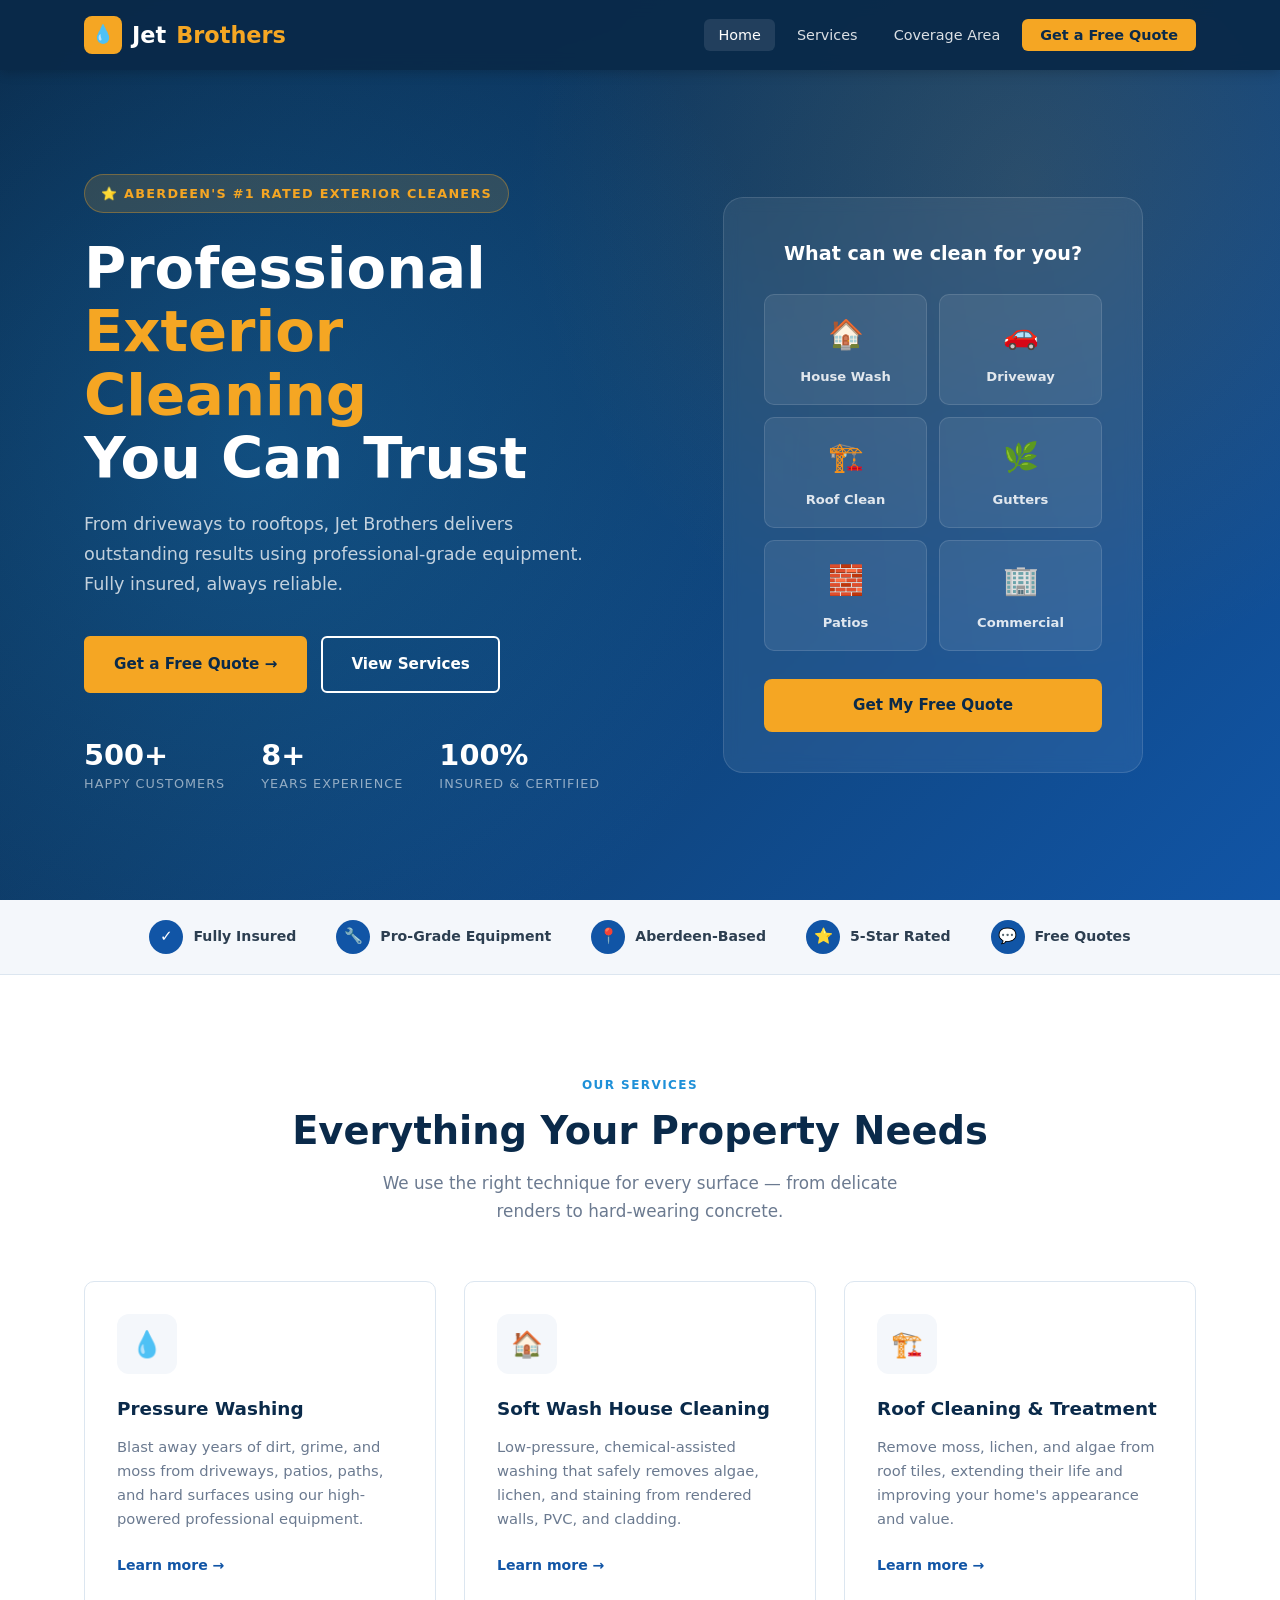
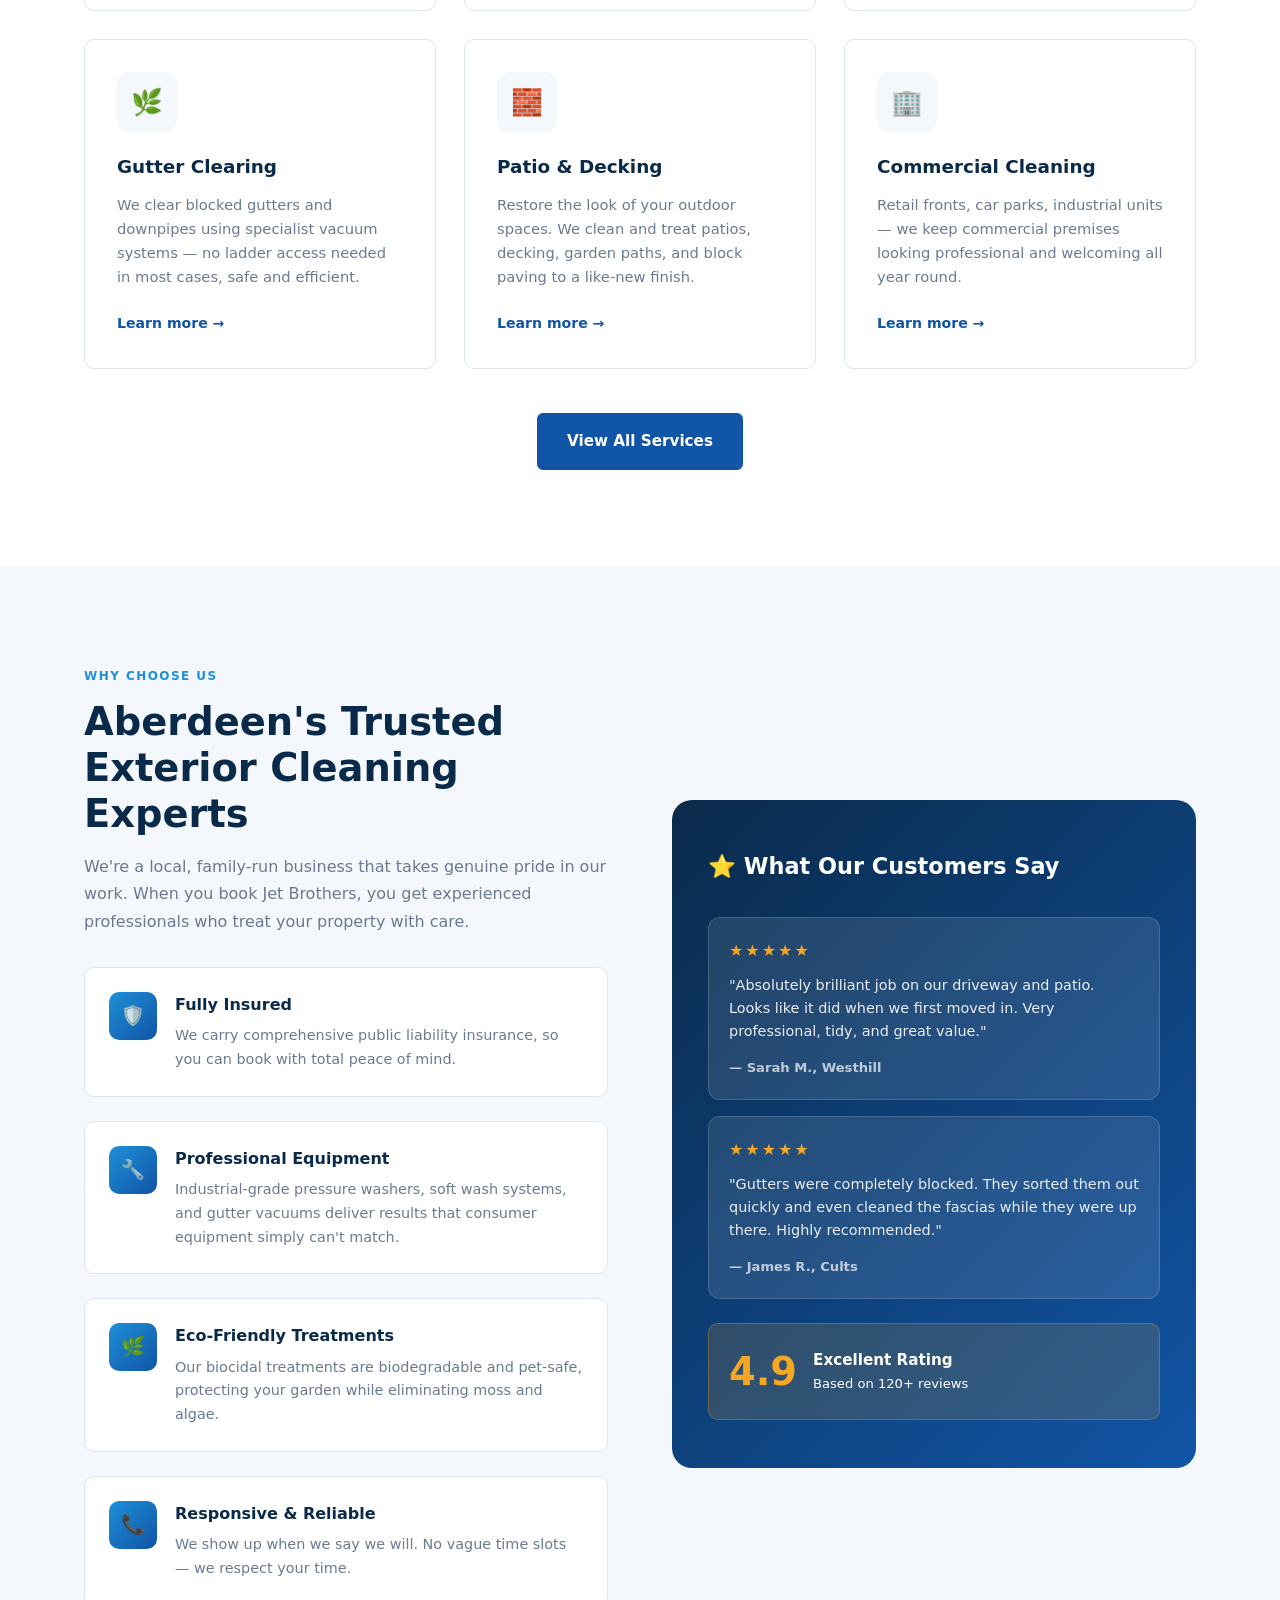
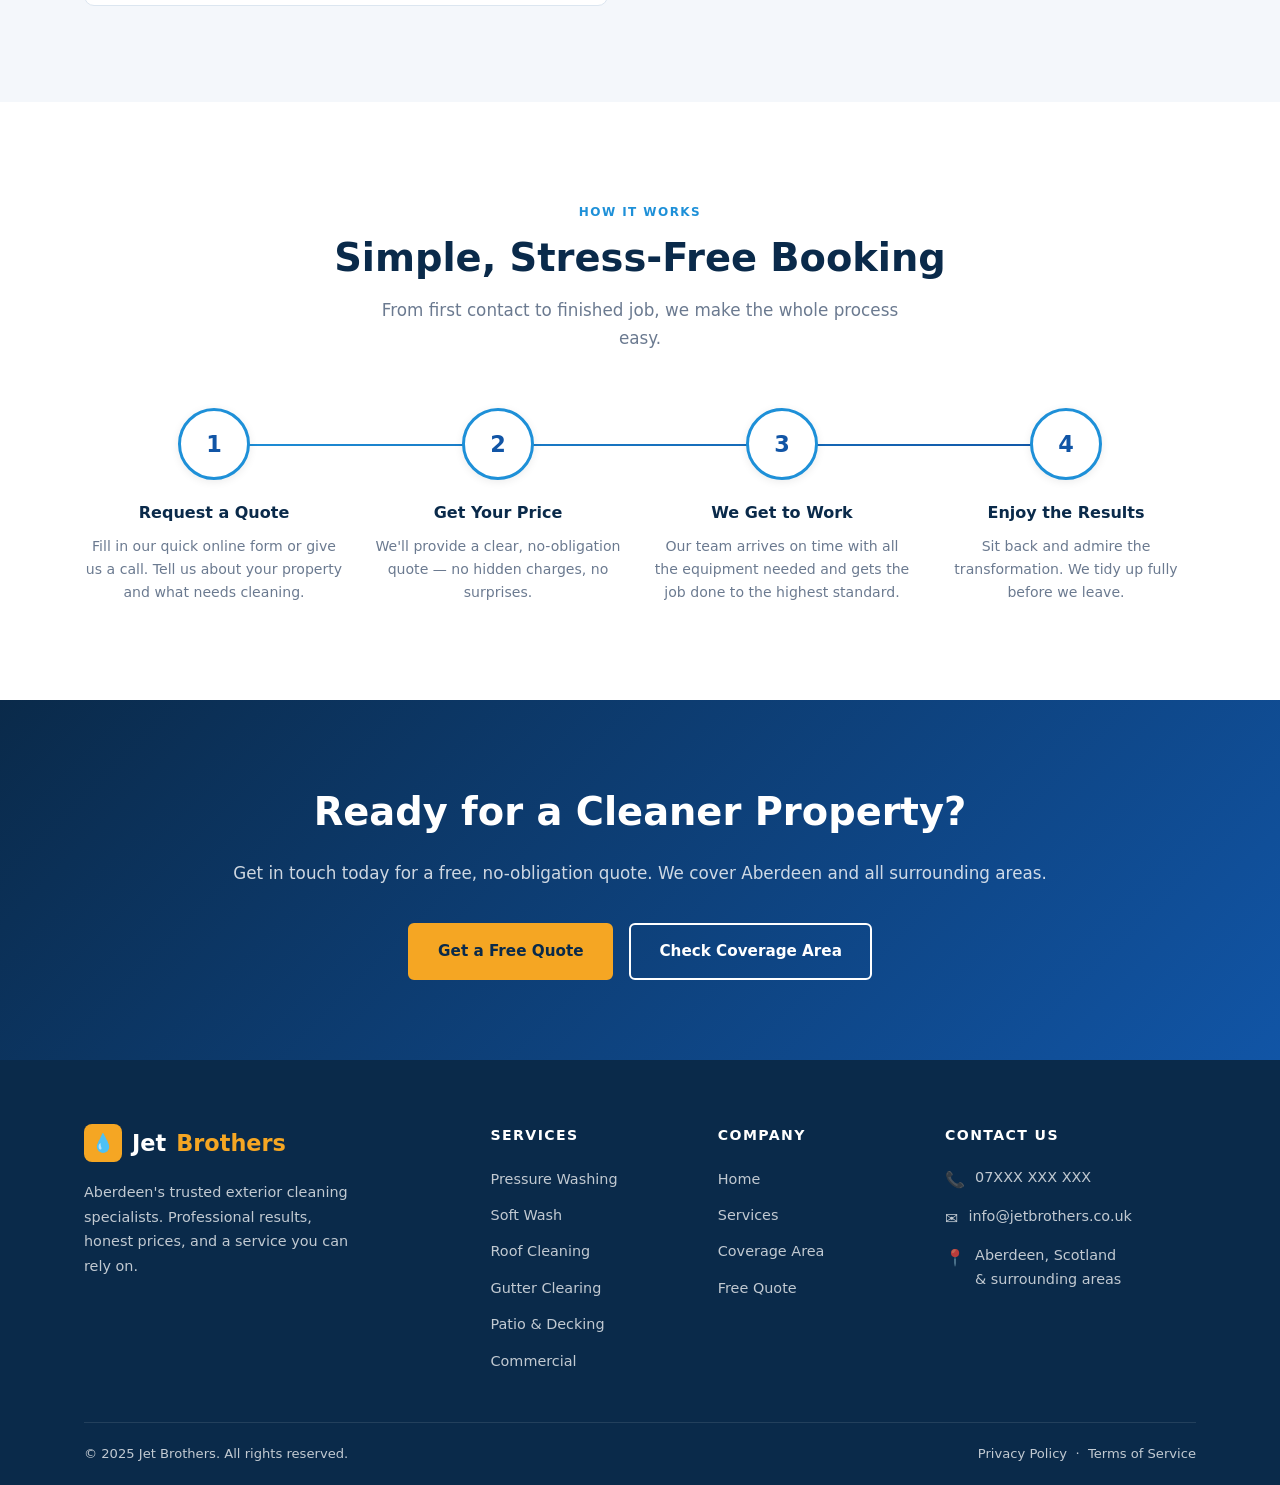
<file: index.html>
<!DOCTYPE html>
<html lang="en">
<head>
  <meta charset="UTF-8" />
  <meta name="viewport" content="width=device-width, initial-scale=1.0" />
  <title>Jet Brothers – Professional Exterior Cleaning | Aberdeen</title>
  <meta name="description" content="Aberdeen's trusted exterior cleaning specialists. Pressure washing, roof cleaning, gutter clearing, driveway cleaning and more. Fully insured. Free quotes." />
  <link rel="stylesheet" href="css/styles.css" />
</head>
<body>

  <!-- ===== Navigation ===== -->
  <nav class="navbar">
    <div class="container">
      <div class="nav-inner">
        <a href="index.html" class="logo">
          <div class="logo-icon">💧</div>
          Jet <span>Brothers</span>
        </a>
        <ul class="nav-links">
          <li><a href="index.html" class="active">Home</a></li>
          <li><a href="services.html">Services</a></li>
          <li><a href="coverage.html">Coverage Area</a></li>
          <li><a href="quote.html" class="nav-cta">Get a Free Quote</a></li>
        </ul>
        <button class="nav-toggle" aria-label="Toggle navigation" aria-expanded="false">
          <span></span><span></span><span></span>
        </button>
      </div>
    </div>
  </nav>

  <!-- ===== Hero ===== -->
  <section class="hero">
    <div class="container">
      <div class="hero-inner">
        <div class="hero-content">
          <div class="hero-badge">
            ⭐ Aberdeen's #1 Rated Exterior Cleaners
          </div>
          <h1 class="hero-title">
            Professional<br><em>Exterior Cleaning</em><br>You Can Trust
          </h1>
          <p class="hero-sub">
            From driveways to rooftops, Jet Brothers delivers outstanding results using professional-grade equipment. Fully insured, always reliable.
          </p>
          <div class="hero-actions">
            <a href="quote.html" class="btn btn-primary">Get a Free Quote →</a>
            <a href="services.html" class="btn btn-outline">View Services</a>
          </div>
          <div class="hero-stats">
            <div class="stat-item">
              <span class="stat-number">500+</span>
              <span class="stat-label">Happy Customers</span>
            </div>
            <div class="stat-item">
              <span class="stat-number">8+</span>
              <span class="stat-label">Years Experience</span>
            </div>
            <div class="stat-item">
              <span class="stat-number">100%</span>
              <span class="stat-label">Insured & Certified</span>
            </div>
          </div>
        </div>
        <div class="hero-visual">
          <div class="hero-card">
            <p class="hero-card-title">What can we clean for you?</p>
            <div class="service-chips">
              <div class="chip">
                <div class="chip-icon">🏠</div>
                <div class="chip-label">House Wash</div>
              </div>
              <div class="chip">
                <div class="chip-icon">🚗</div>
                <div class="chip-label">Driveway</div>
              </div>
              <div class="chip">
                <div class="chip-icon">🏗️</div>
                <div class="chip-label">Roof Clean</div>
              </div>
              <div class="chip">
                <div class="chip-icon">🌿</div>
                <div class="chip-label">Gutters</div>
              </div>
              <div class="chip">
                <div class="chip-icon">🧱</div>
                <div class="chip-label">Patios</div>
              </div>
              <div class="chip">
                <div class="chip-icon">🏢</div>
                <div class="chip-label">Commercial</div>
              </div>
            </div>
            <a href="quote.html" class="hero-card-cta">Get My Free Quote</a>
          </div>
        </div>
      </div>
    </div>
  </section>

  <!-- ===== Trust Bar ===== -->
  <div class="trust-bar">
    <div class="container">
      <div class="trust-inner">
        <div class="trust-item">
          <div class="trust-icon">✓</div>
          Fully Insured
        </div>
        <div class="trust-item">
          <div class="trust-icon">🔧</div>
          Pro-Grade Equipment
        </div>
        <div class="trust-item">
          <div class="trust-icon">📍</div>
          Aberdeen-Based
        </div>
        <div class="trust-item">
          <div class="trust-icon">⭐</div>
          5-Star Rated
        </div>
        <div class="trust-item">
          <div class="trust-icon">💬</div>
          Free Quotes
        </div>
      </div>
    </div>
  </div>

  <!-- ===== Services Overview ===== -->
  <section class="section">
    <div class="container">
      <div class="section-header center" data-reveal>
        <span class="section-tag">Our Services</span>
        <h2 class="section-title">Everything Your Property Needs</h2>
        <p class="section-sub">We use the right technique for every surface — from delicate renders to hard-wearing concrete.</p>
      </div>
      <div class="services-grid">
        <div class="service-card" data-reveal>
          <div class="service-icon">💧</div>
          <h3 class="service-name">Pressure Washing</h3>
          <p class="service-desc">Blast away years of dirt, grime, and moss from driveways, patios, paths, and hard surfaces using our high-powered professional equipment.</p>
          <a href="services.html#pressure" class="service-link">Learn more →</a>
        </div>
        <div class="service-card" data-reveal>
          <div class="service-icon">🏠</div>
          <h3 class="service-name">Soft Wash House Cleaning</h3>
          <p class="service-desc">Low-pressure, chemical-assisted washing that safely removes algae, lichen, and staining from rendered walls, PVC, and cladding.</p>
          <a href="services.html#softwash" class="service-link">Learn more →</a>
        </div>
        <div class="service-card" data-reveal>
          <div class="service-icon">🏗️</div>
          <h3 class="service-name">Roof Cleaning & Treatment</h3>
          <p class="service-desc">Remove moss, lichen, and algae from roof tiles, extending their life and improving your home's appearance and value.</p>
          <a href="services.html#roof" class="service-link">Learn more →</a>
        </div>
        <div class="service-card" data-reveal>
          <div class="service-icon">🌿</div>
          <h3 class="service-name">Gutter Clearing</h3>
          <p class="service-desc">We clear blocked gutters and downpipes using specialist vacuum systems — no ladder access needed in most cases, safe and efficient.</p>
          <a href="services.html#gutters" class="service-link">Learn more →</a>
        </div>
        <div class="service-card" data-reveal>
          <div class="service-icon">🧱</div>
          <h3 class="service-name">Patio & Decking</h3>
          <p class="service-desc">Restore the look of your outdoor spaces. We clean and treat patios, decking, garden paths, and block paving to a like-new finish.</p>
          <a href="services.html#patio" class="service-link">Learn more →</a>
        </div>
        <div class="service-card" data-reveal>
          <div class="service-icon">🏢</div>
          <h3 class="service-name">Commercial Cleaning</h3>
          <p class="service-desc">Retail fronts, car parks, industrial units — we keep commercial premises looking professional and welcoming all year round.</p>
          <a href="services.html#commercial" class="service-link">Learn more →</a>
        </div>
      </div>
      <div style="text-align:center;margin-top:44px">
        <a href="services.html" class="btn btn-blue">View All Services</a>
      </div>
    </div>
  </section>

  <!-- ===== Why Jet Brothers ===== -->
  <section class="section section-alt">
    <div class="container">
      <div class="why-grid">
        <div class="why-content">
          <span class="section-tag">Why Choose Us</span>
          <h2 class="section-title">Aberdeen's Trusted Exterior Cleaning Experts</h2>
          <p style="color:var(--text-light);margin-bottom:32px;line-height:1.7;">
            We're a local, family-run business that takes genuine pride in our work. When you book Jet Brothers, you get experienced professionals who treat your property with care.
          </p>
          <div class="why-list">
            <div class="why-item">
              <div class="why-item-icon">🛡️</div>
              <div class="why-item-body">
                <h3>Fully Insured</h3>
                <p>We carry comprehensive public liability insurance, so you can book with total peace of mind.</p>
              </div>
            </div>
            <div class="why-item">
              <div class="why-item-icon">🔧</div>
              <div class="why-item-body">
                <h3>Professional Equipment</h3>
                <p>Industrial-grade pressure washers, soft wash systems, and gutter vacuums deliver results that consumer equipment simply can't match.</p>
              </div>
            </div>
            <div class="why-item">
              <div class="why-item-icon">🌿</div>
              <div class="why-item-body">
                <h3>Eco-Friendly Treatments</h3>
                <p>Our biocidal treatments are biodegradable and pet-safe, protecting your garden while eliminating moss and algae.</p>
              </div>
            </div>
            <div class="why-item">
              <div class="why-item-icon">📞</div>
              <div class="why-item-body">
                <h3>Responsive & Reliable</h3>
                <p>We show up when we say we will. No vague time slots — we respect your time.</p>
              </div>
            </div>
          </div>
        </div>
        <div class="why-visual">
          <div class="why-visual-title">⭐ What Our Customers Say</div>
          <div class="review-card">
            <div class="review-stars">★★★★★</div>
            <p class="review-text">"Absolutely brilliant job on our driveway and patio. Looks like it did when we first moved in. Very professional, tidy, and great value."</p>
            <div class="review-author">— Sarah M., Westhill</div>
          </div>
          <div class="review-card">
            <div class="review-stars">★★★★★</div>
            <p class="review-text">"Gutters were completely blocked. They sorted them out quickly and even cleaned the fascias while they were up there. Highly recommended."</p>
            <div class="review-author">— James R., Cults</div>
          </div>
          <div class="review-summary">
            <div class="review-score">4.9</div>
            <div class="review-meta">
              <span>Excellent Rating</span>
              <span>Based on 120+ reviews</span>
            </div>
          </div>
        </div>
      </div>
    </div>
  </section>

  <!-- ===== How It Works ===== -->
  <section class="section">
    <div class="container">
      <div class="section-header center" data-reveal>
        <span class="section-tag">How It Works</span>
        <h2 class="section-title">Simple, Stress-Free Booking</h2>
        <p class="section-sub">From first contact to finished job, we make the whole process easy.</p>
      </div>
      <div class="process-steps">
        <div class="process-step" data-reveal>
          <div class="step-number">1</div>
          <h3 class="step-title">Request a Quote</h3>
          <p class="step-desc">Fill in our quick online form or give us a call. Tell us about your property and what needs cleaning.</p>
        </div>
        <div class="process-step" data-reveal>
          <div class="step-number">2</div>
          <h3 class="step-title">Get Your Price</h3>
          <p class="step-desc">We'll provide a clear, no-obligation quote — no hidden charges, no surprises.</p>
        </div>
        <div class="process-step" data-reveal>
          <div class="step-number">3</div>
          <h3 class="step-title">We Get to Work</h3>
          <p class="step-desc">Our team arrives on time with all the equipment needed and gets the job done to the highest standard.</p>
        </div>
        <div class="process-step" data-reveal>
          <div class="step-number">4</div>
          <h3 class="step-title">Enjoy the Results</h3>
          <p class="step-desc">Sit back and admire the transformation. We tidy up fully before we leave.</p>
        </div>
      </div>
    </div>
  </section>

  <!-- ===== CTA Banner ===== -->
  <section class="cta-banner">
    <div class="container">
      <h2>Ready for a Cleaner Property?</h2>
      <p>Get in touch today for a free, no-obligation quote. We cover Aberdeen and all surrounding areas.</p>
      <div class="cta-actions">
        <a href="quote.html" class="btn btn-primary">Get a Free Quote</a>
        <a href="coverage.html" class="btn btn-outline">Check Coverage Area</a>
      </div>
    </div>
  </section>

  <!-- ===== Footer ===== -->
  <footer class="footer">
    <div class="container">
      <div class="footer-grid">
        <div class="footer-brand">
          <a href="index.html" class="logo">
            <div class="logo-icon">💧</div>
            Jet <span>Brothers</span>
          </a>
          <p>Aberdeen's trusted exterior cleaning specialists. Professional results, honest prices, and a service you can rely on.</p>
        </div>
        <div>
          <p class="footer-col-title">Services</p>
          <ul class="footer-links">
            <li><a href="services.html#pressure">Pressure Washing</a></li>
            <li><a href="services.html#softwash">Soft Wash</a></li>
            <li><a href="services.html#roof">Roof Cleaning</a></li>
            <li><a href="services.html#gutters">Gutter Clearing</a></li>
            <li><a href="services.html#patio">Patio & Decking</a></li>
            <li><a href="services.html#commercial">Commercial</a></li>
          </ul>
        </div>
        <div>
          <p class="footer-col-title">Company</p>
          <ul class="footer-links">
            <li><a href="index.html">Home</a></li>
            <li><a href="services.html">Services</a></li>
            <li><a href="coverage.html">Coverage Area</a></li>
            <li><a href="quote.html">Free Quote</a></li>
          </ul>
        </div>
        <div>
          <p class="footer-col-title">Contact Us</p>
          <div class="footer-contact">
            <div class="footer-contact-item">
              <span>📞</span>
              <span>07XXX XXX XXX</span>
            </div>
            <div class="footer-contact-item">
              <span>✉️</span>
              <span>info@jetbrothers.co.uk</span>
            </div>
            <div class="footer-contact-item">
              <span>📍</span>
              <span>Aberdeen, Scotland<br>& surrounding areas</span>
            </div>
          </div>
        </div>
      </div>
      <div class="footer-bottom">
        <span>© 2025 Jet Brothers. All rights reserved.</span>
        <span>
          <a href="#">Privacy Policy</a> &nbsp;·&nbsp;
          <a href="#">Terms of Service</a>
        </span>
      </div>
    </div>
  </footer>

  <script src="js/main.js"></script>
</body>
</html>
</file>
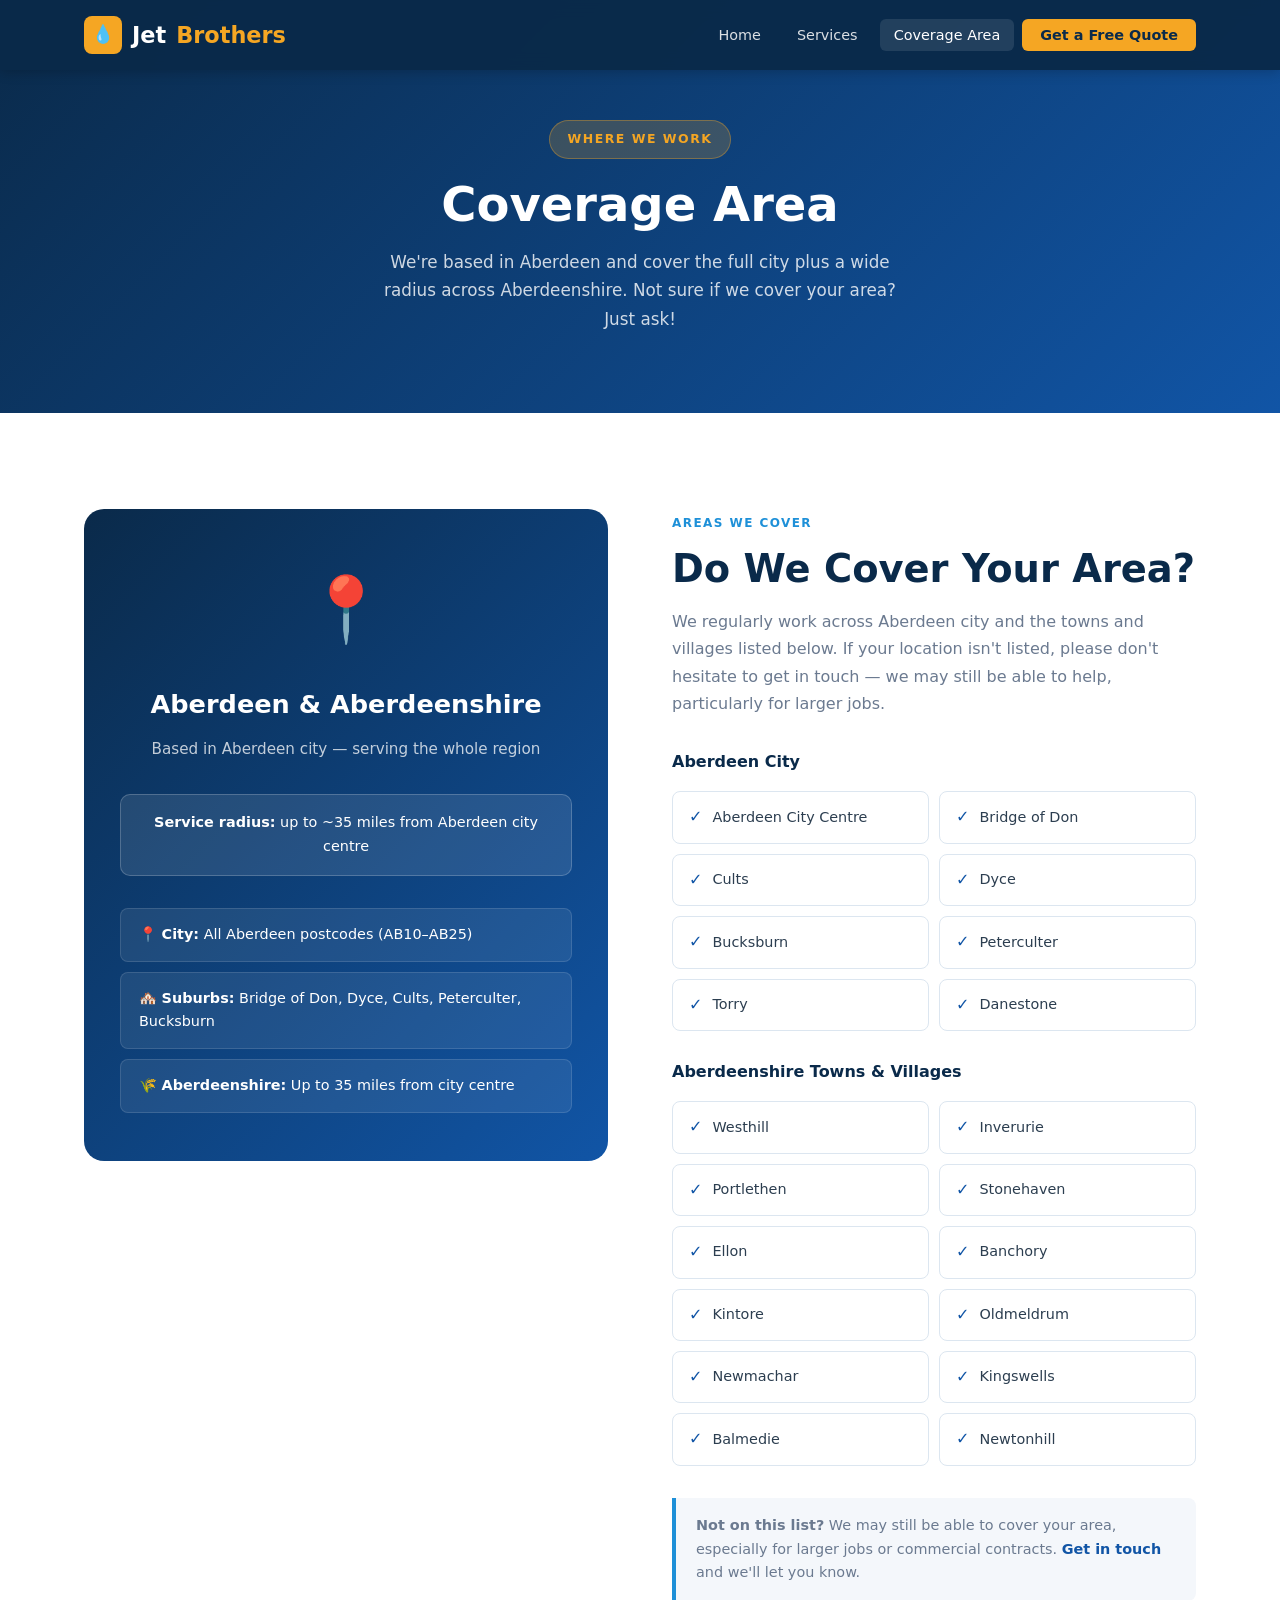
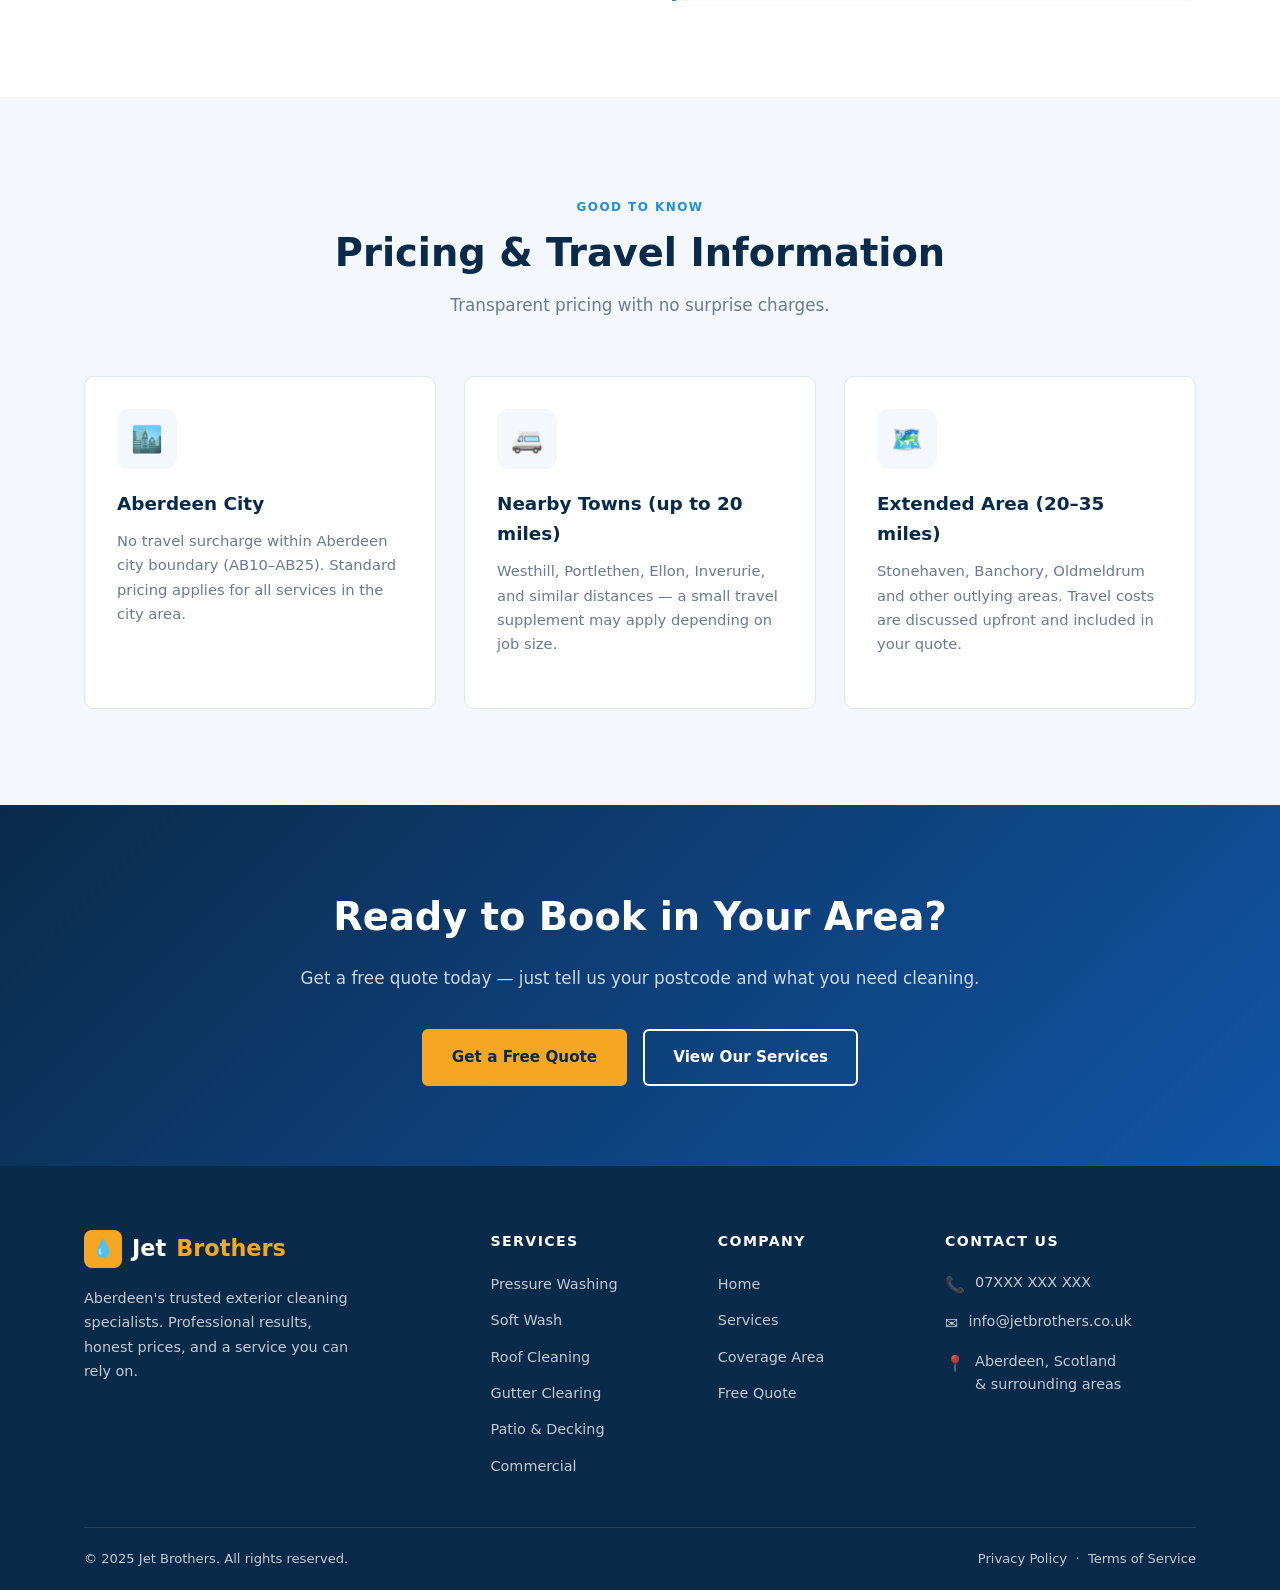
<file: coverage.html>
<!DOCTYPE html>
<html lang="en">
<head>
  <meta charset="UTF-8" />
  <meta name="viewport" content="width=device-width, initial-scale=1.0" />
  <title>Coverage Area – Jet Brothers | Aberdeen & Aberdeenshire</title>
  <meta name="description" content="Jet Brothers covers Aberdeen city and Aberdeenshire including Westhill, Inverurie, Portlethen, Stonehaven, Ellon, Banchory and more. Check if we cover your area." />
  <link rel="stylesheet" href="css/styles.css" />
</head>
<body>

  <!-- ===== Navigation ===== -->
  <nav class="navbar">
    <div class="container">
      <div class="nav-inner">
        <a href="index.html" class="logo">
          <div class="logo-icon">💧</div>
          Jet <span>Brothers</span>
        </a>
        <ul class="nav-links">
          <li><a href="index.html">Home</a></li>
          <li><a href="services.html">Services</a></li>
          <li><a href="coverage.html" class="active">Coverage Area</a></li>
          <li><a href="quote.html" class="nav-cta">Get a Free Quote</a></li>
        </ul>
        <button class="nav-toggle" aria-label="Toggle navigation" aria-expanded="false">
          <span></span><span></span><span></span>
        </button>
      </div>
    </div>
  </nav>

  <!-- ===== Page Hero ===== -->
  <section class="page-hero">
    <div class="container">
      <span class="page-hero-tag">Where We Work</span>
      <h1 class="page-hero-title">Coverage Area</h1>
      <p class="page-hero-sub">We're based in Aberdeen and cover the full city plus a wide radius across Aberdeenshire. Not sure if we cover your area? Just ask!</p>
    </div>
  </section>

  <!-- ===== Coverage Main ===== -->
  <section class="section">
    <div class="container">
      <div class="coverage-content">

        <div class="coverage-map" data-reveal>
          <div class="map-icon">📍</div>
          <h2 class="map-title">Aberdeen & Aberdeenshire</h2>
          <p class="map-sub">Based in Aberdeen city — serving the whole region</p>
          <div class="coverage-radius">
            <strong>Service radius:</strong> up to ~35 miles from Aberdeen city centre
          </div>
          <div style="margin-top:32px;display:flex;flex-direction:column;gap:10px;width:100%;text-align:left;">
            <div style="background:rgba(255,255,255,.08);border:1px solid rgba(255,255,255,.12);border-radius:8px;padding:14px 18px;font-size:.9rem;">
              📍 <strong>City:</strong> All Aberdeen postcodes (AB10–AB25)
            </div>
            <div style="background:rgba(255,255,255,.08);border:1px solid rgba(255,255,255,.12);border-radius:8px;padding:14px 18px;font-size:.9rem;">
              🏘️ <strong>Suburbs:</strong> Bridge of Don, Dyce, Cults, Peterculter, Bucksburn
            </div>
            <div style="background:rgba(255,255,255,.08);border:1px solid rgba(255,255,255,.12);border-radius:8px;padding:14px 18px;font-size:.9rem;">
              🌾 <strong>Aberdeenshire:</strong> Up to 35 miles from city centre
            </div>
          </div>
        </div>

        <div class="coverage-areas">
          <span class="section-tag">Areas We Cover</span>
          <h2 class="section-title">Do We Cover Your Area?</h2>
          <p class="coverage-intro">
            We regularly work across Aberdeen city and the towns and villages listed below. If your location isn't listed, please don't hesitate to get in touch — we may still be able to help, particularly for larger jobs.
          </p>

          <h3 style="font-size:1rem;font-weight:700;color:var(--blue-dark);margin-bottom:16px;">Aberdeen City</h3>
          <div class="area-list" style="margin-bottom:28px;">
            <div class="area-item"><span class="area-check">✓</span> Aberdeen City Centre</div>
            <div class="area-item"><span class="area-check">✓</span> Bridge of Don</div>
            <div class="area-item"><span class="area-check">✓</span> Cults</div>
            <div class="area-item"><span class="area-check">✓</span> Dyce</div>
            <div class="area-item"><span class="area-check">✓</span> Bucksburn</div>
            <div class="area-item"><span class="area-check">✓</span> Peterculter</div>
            <div class="area-item"><span class="area-check">✓</span> Torry</div>
            <div class="area-item"><span class="area-check">✓</span> Danestone</div>
          </div>

          <h3 style="font-size:1rem;font-weight:700;color:var(--blue-dark);margin-bottom:16px;">Aberdeenshire Towns & Villages</h3>
          <div class="area-list">
            <div class="area-item"><span class="area-check">✓</span> Westhill</div>
            <div class="area-item"><span class="area-check">✓</span> Inverurie</div>
            <div class="area-item"><span class="area-check">✓</span> Portlethen</div>
            <div class="area-item"><span class="area-check">✓</span> Stonehaven</div>
            <div class="area-item"><span class="area-check">✓</span> Ellon</div>
            <div class="area-item"><span class="area-check">✓</span> Banchory</div>
            <div class="area-item"><span class="area-check">✓</span> Kintore</div>
            <div class="area-item"><span class="area-check">✓</span> Oldmeldrum</div>
            <div class="area-item"><span class="area-check">✓</span> Newmachar</div>
            <div class="area-item"><span class="area-check">✓</span> Kingswells</div>
            <div class="area-item"><span class="area-check">✓</span> Balmedie</div>
            <div class="area-item"><span class="area-check">✓</span> Newtonhill</div>
          </div>

          <div class="coverage-note" style="margin-top:24px;">
            <strong>Not on this list?</strong> We may still be able to cover your area, especially for larger jobs or commercial contracts. <a href="quote.html" style="color:var(--blue-mid);font-weight:600;">Get in touch</a> and we'll let you know.
          </div>
        </div>

      </div>
    </div>
  </section>

  <!-- ===== Travel Info ===== -->
  <section class="section section-alt">
    <div class="container">
      <div class="section-header center">
        <span class="section-tag">Good to Know</span>
        <h2 class="section-title">Pricing & Travel Information</h2>
        <p class="section-sub">Transparent pricing with no surprise charges.</p>
      </div>
      <div class="services-grid">
        <div class="service-card">
          <div class="service-icon">🏙️</div>
          <h3 class="service-name">Aberdeen City</h3>
          <p class="service-desc">No travel surcharge within Aberdeen city boundary (AB10–AB25). Standard pricing applies for all services in the city area.</p>
        </div>
        <div class="service-card">
          <div class="service-icon">🚐</div>
          <h3 class="service-name">Nearby Towns (up to 20 miles)</h3>
          <p class="service-desc">Westhill, Portlethen, Ellon, Inverurie, and similar distances — a small travel supplement may apply depending on job size.</p>
        </div>
        <div class="service-card">
          <div class="service-icon">🗺️</div>
          <h3 class="service-name">Extended Area (20–35 miles)</h3>
          <p class="service-desc">Stonehaven, Banchory, Oldmeldrum and other outlying areas. Travel costs are discussed upfront and included in your quote.</p>
        </div>
      </div>
    </div>
  </section>

  <!-- ===== CTA ===== -->
  <section class="cta-banner">
    <div class="container">
      <h2>Ready to Book in Your Area?</h2>
      <p>Get a free quote today — just tell us your postcode and what you need cleaning.</p>
      <div class="cta-actions">
        <a href="quote.html" class="btn btn-primary">Get a Free Quote</a>
        <a href="services.html" class="btn btn-outline">View Our Services</a>
      </div>
    </div>
  </section>

  <!-- ===== Footer ===== -->
  <footer class="footer">
    <div class="container">
      <div class="footer-grid">
        <div class="footer-brand">
          <a href="index.html" class="logo">
            <div class="logo-icon">💧</div>
            Jet <span>Brothers</span>
          </a>
          <p>Aberdeen's trusted exterior cleaning specialists. Professional results, honest prices, and a service you can rely on.</p>
        </div>
        <div>
          <p class="footer-col-title">Services</p>
          <ul class="footer-links">
            <li><a href="services.html#pressure">Pressure Washing</a></li>
            <li><a href="services.html#softwash">Soft Wash</a></li>
            <li><a href="services.html#roof">Roof Cleaning</a></li>
            <li><a href="services.html#gutters">Gutter Clearing</a></li>
            <li><a href="services.html#patio">Patio & Decking</a></li>
            <li><a href="services.html#commercial">Commercial</a></li>
          </ul>
        </div>
        <div>
          <p class="footer-col-title">Company</p>
          <ul class="footer-links">
            <li><a href="index.html">Home</a></li>
            <li><a href="services.html">Services</a></li>
            <li><a href="coverage.html">Coverage Area</a></li>
            <li><a href="quote.html">Free Quote</a></li>
          </ul>
        </div>
        <div>
          <p class="footer-col-title">Contact Us</p>
          <div class="footer-contact">
            <div class="footer-contact-item">
              <span>📞</span>
              <span>07XXX XXX XXX</span>
            </div>
            <div class="footer-contact-item">
              <span>✉️</span>
              <span>info@jetbrothers.co.uk</span>
            </div>
            <div class="footer-contact-item">
              <span>📍</span>
              <span>Aberdeen, Scotland<br>& surrounding areas</span>
            </div>
          </div>
        </div>
      </div>
      <div class="footer-bottom">
        <span>© 2025 Jet Brothers. All rights reserved.</span>
        <span>
          <a href="#">Privacy Policy</a> &nbsp;·&nbsp;
          <a href="#">Terms of Service</a>
        </span>
      </div>
    </div>
  </footer>

  <script src="js/main.js"></script>
</body>
</html>
</file>
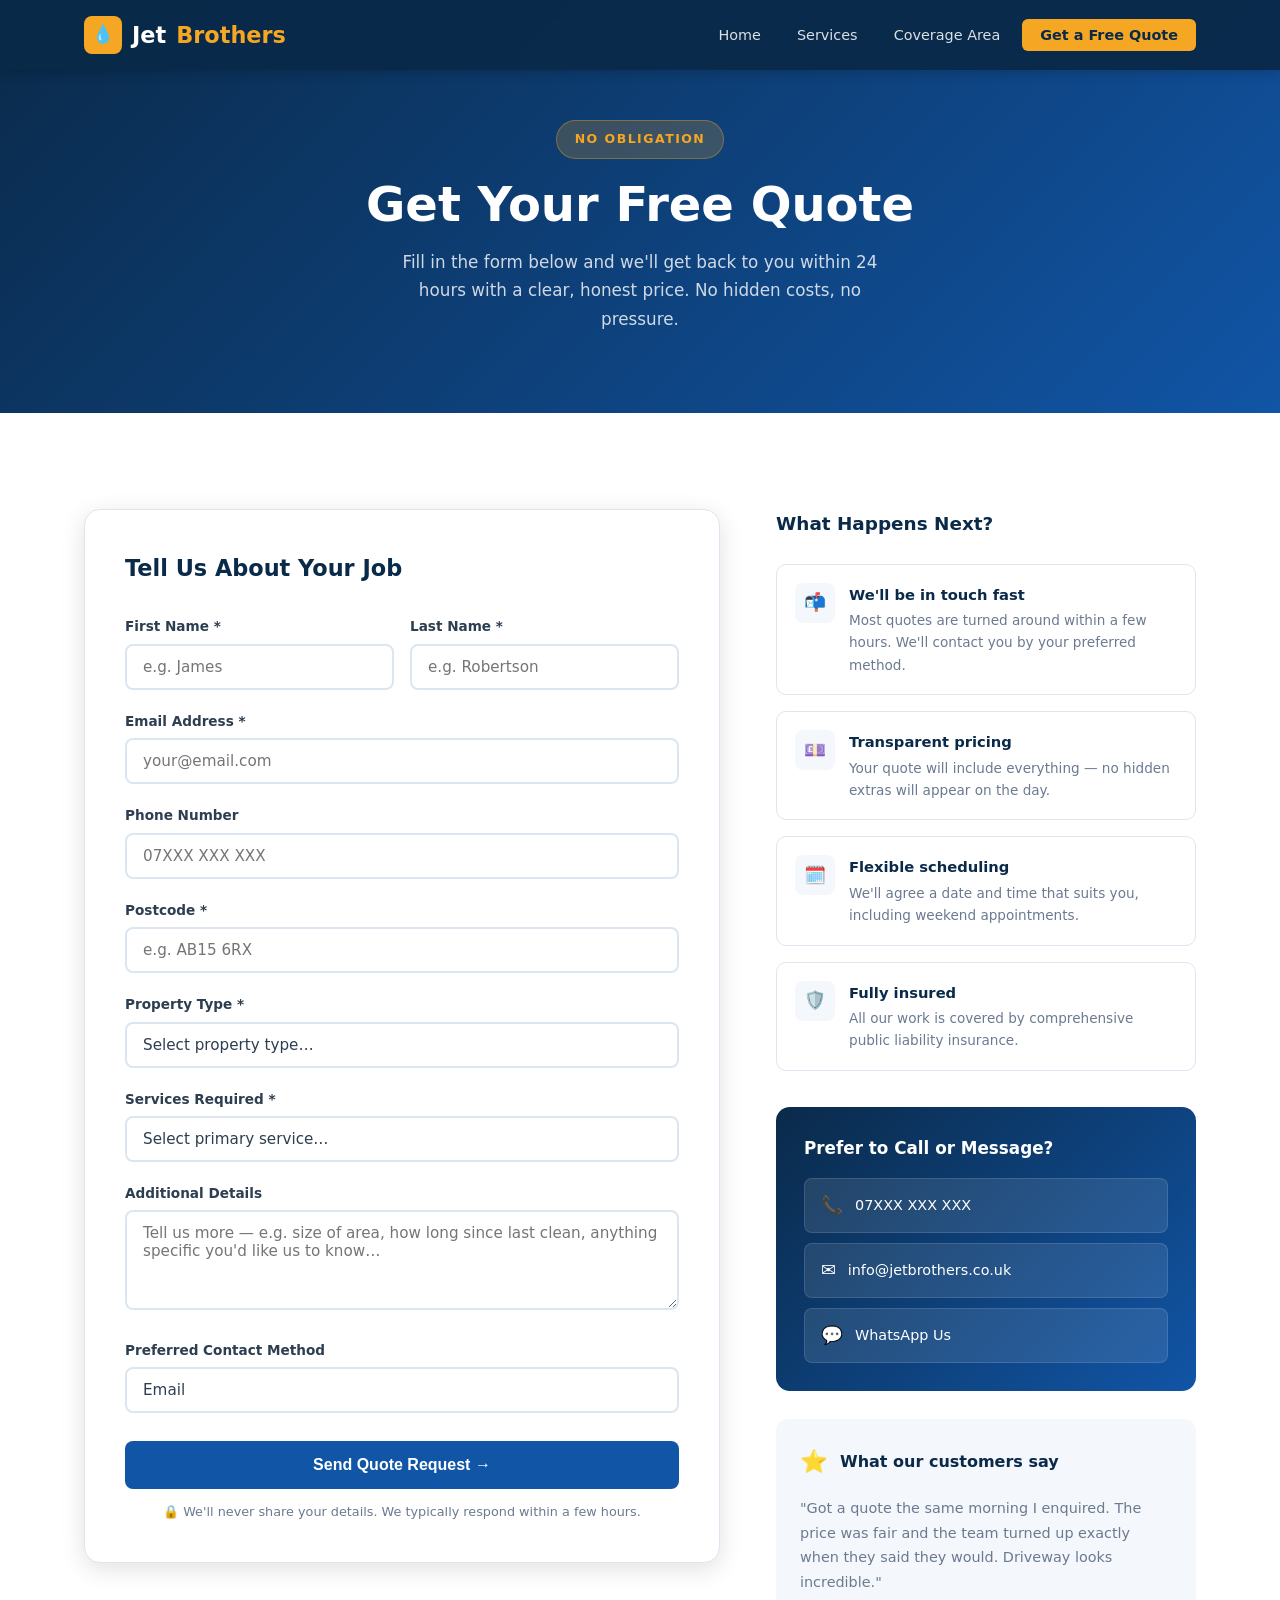
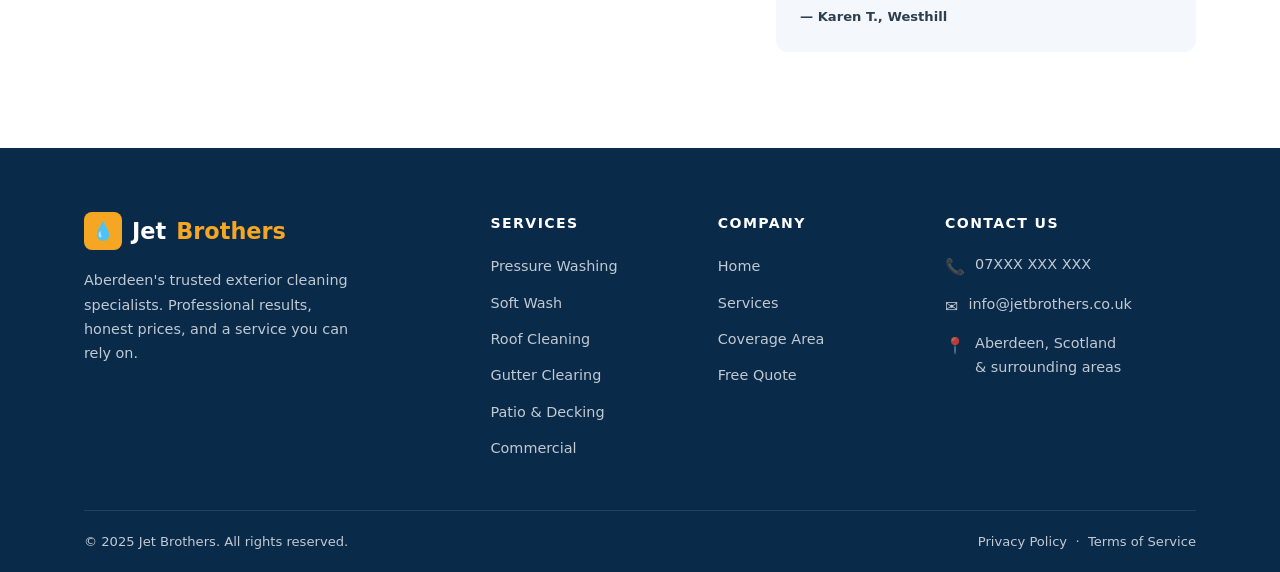
<file: quote.html>
<!DOCTYPE html>
<html lang="en">
<head>
  <meta charset="UTF-8" />
  <meta name="viewport" content="width=device-width, initial-scale=1.0" />
  <title>Free Quote – Jet Brothers | Aberdeen Exterior Cleaning</title>
  <meta name="description" content="Request a free, no-obligation quote from Jet Brothers. Tell us about your property and we'll get back to you quickly with a clear, honest price." />
  <link rel="stylesheet" href="css/styles.css" />
</head>
<body>

  <!-- ===== Navigation ===== -->
  <nav class="navbar">
    <div class="container">
      <div class="nav-inner">
        <a href="index.html" class="logo">
          <div class="logo-icon">💧</div>
          Jet <span>Brothers</span>
        </a>
        <ul class="nav-links">
          <li><a href="index.html">Home</a></li>
          <li><a href="services.html">Services</a></li>
          <li><a href="coverage.html">Coverage Area</a></li>
          <li><a href="quote.html" class="nav-cta active">Get a Free Quote</a></li>
        </ul>
        <button class="nav-toggle" aria-label="Toggle navigation" aria-expanded="false">
          <span></span><span></span><span></span>
        </button>
      </div>
    </div>
  </nav>

  <!-- ===== Page Hero ===== -->
  <section class="page-hero">
    <div class="container">
      <span class="page-hero-tag">No Obligation</span>
      <h1 class="page-hero-title">Get Your Free Quote</h1>
      <p class="page-hero-sub">Fill in the form below and we'll get back to you within 24 hours with a clear, honest price. No hidden costs, no pressure.</p>
    </div>
  </section>

  <!-- ===== Quote Form Section ===== -->
  <section class="section">
    <div class="container">
      <div class="quote-layout">

        <!-- Form -->
        <div>
          <div class="quote-form-card">
            <h2 class="form-title">Tell Us About Your Job</h2>

            <form id="quoteForm" novalidate>

              <div class="form-row">
                <div class="form-group">
                  <label for="firstName">First Name *</label>
                  <input type="text" id="firstName" name="firstName" placeholder="e.g. James" required />
                </div>
                <div class="form-group">
                  <label for="lastName">Last Name *</label>
                  <input type="text" id="lastName" name="lastName" placeholder="e.g. Robertson" required />
                </div>
              </div>

              <div class="form-group">
                <label for="email">Email Address *</label>
                <input type="email" id="email" name="email" placeholder="your@email.com" required />
              </div>

              <div class="form-group">
                <label for="phone">Phone Number</label>
                <input type="tel" id="phone" name="phone" placeholder="07XXX XXX XXX" />
              </div>

              <div class="form-group">
                <label for="postcode">Postcode *</label>
                <input type="text" id="postcode" name="postcode" placeholder="e.g. AB15 6RX" required />
              </div>

              <div class="form-group">
                <label for="propertyType">Property Type *</label>
                <select id="propertyType" name="propertyType" required>
                  <option value="" disabled selected>Select property type…</option>
                  <option value="terrace">Terraced House</option>
                  <option value="semi">Semi-Detached House</option>
                  <option value="detached">Detached House</option>
                  <option value="flat">Flat / Apartment</option>
                  <option value="bungalow">Bungalow</option>
                  <option value="commercial">Commercial Property</option>
                  <option value="other">Other</option>
                </select>
              </div>

              <div class="form-group">
                <label for="services">Services Required *</label>
                <select id="services" name="services" required>
                  <option value="" disabled selected>Select primary service…</option>
                  <option value="pressure">Pressure Washing (Driveway / Patio)</option>
                  <option value="softwash">Soft Wash House Cleaning</option>
                  <option value="roof">Roof Cleaning & Treatment</option>
                  <option value="gutters">Gutter Clearing</option>
                  <option value="patio">Patio / Decking Clean</option>
                  <option value="commercial">Commercial Cleaning</option>
                  <option value="multiple">Multiple Services</option>
                </select>
              </div>

              <div class="form-group">
                <label for="details">Additional Details</label>
                <textarea id="details" name="details" placeholder="Tell us more — e.g. size of area, how long since last clean, anything specific you'd like us to know…" rows="4"></textarea>
              </div>

              <div class="form-group">
                <label for="preferredContact">Preferred Contact Method</label>
                <select id="preferredContact" name="preferredContact">
                  <option value="email">Email</option>
                  <option value="phone">Phone Call</option>
                  <option value="text">Text Message</option>
                </select>
              </div>

              <button type="submit" class="form-submit">Send Quote Request →</button>
              <p class="form-note">🔒 We'll never share your details. We typically respond within a few hours.</p>

            </form>

            <!-- Success State -->
            <div id="formSuccess" class="form-success">
              <div class="success-icon">✅</div>
              <h3 class="success-title">Quote Request Sent!</h3>
              <p class="success-msg">Thanks for getting in touch. We'll review your details and get back to you within 24 hours with a clear, no-obligation quote.</p>
              <div style="margin-top:24px">
                <a href="index.html" class="btn btn-blue">Back to Homepage</a>
              </div>
            </div>

          </div>
        </div>

        <!-- Sidebar info -->
        <div class="quote-info">
          <h3 class="quote-info-title">What Happens Next?</h3>
          <div class="info-items">
            <div class="info-item">
              <div class="info-icon">📬</div>
              <div class="info-text">
                <h4>We'll be in touch fast</h4>
                <p>Most quotes are turned around within a few hours. We'll contact you by your preferred method.</p>
              </div>
            </div>
            <div class="info-item">
              <div class="info-icon">💷</div>
              <div class="info-text">
                <h4>Transparent pricing</h4>
                <p>Your quote will include everything — no hidden extras will appear on the day.</p>
              </div>
            </div>
            <div class="info-item">
              <div class="info-icon">🗓️</div>
              <div class="info-text">
                <h4>Flexible scheduling</h4>
                <p>We'll agree a date and time that suits you, including weekend appointments.</p>
              </div>
            </div>
            <div class="info-item">
              <div class="info-icon">🛡️</div>
              <div class="info-text">
                <h4>Fully insured</h4>
                <p>All our work is covered by comprehensive public liability insurance.</p>
              </div>
            </div>
          </div>

          <div class="contact-box">
            <h3>Prefer to Call or Message?</h3>
            <div class="contact-links">
              <a href="tel:07XXXXXXXXX" class="contact-link">
                <span class="contact-link-icon">📞</span>
                <span>07XXX XXX XXX</span>
              </a>
              <a href="mailto:info@jetbrothers.co.uk" class="contact-link">
                <span class="contact-link-icon">✉️</span>
                <span>info@jetbrothers.co.uk</span>
              </a>
              <a href="https://wa.me/447XXXXXXXXX" class="contact-link">
                <span class="contact-link-icon">💬</span>
                <span>WhatsApp Us</span>
              </a>
            </div>
          </div>

          <div style="margin-top:28px;background:var(--off-white);border-radius:12px;padding:24px;">
            <div style="display:flex;align-items:center;gap:12px;margin-bottom:16px;">
              <span style="font-size:1.4rem;">⭐</span>
              <strong style="color:var(--blue-dark);">What our customers say</strong>
            </div>
            <p style="font-size:.9rem;color:var(--text-light);line-height:1.7;margin-bottom:12px;">
              "Got a quote the same morning I enquired. The price was fair and the team turned up exactly when they said they would. Driveway looks incredible."
            </p>
            <p style="font-size:.82rem;font-weight:600;color:var(--text);">— Karen T., Westhill</p>
          </div>

        </div>
      </div>
    </div>
  </section>

  <!-- ===== Footer ===== -->
  <footer class="footer">
    <div class="container">
      <div class="footer-grid">
        <div class="footer-brand">
          <a href="index.html" class="logo">
            <div class="logo-icon">💧</div>
            Jet <span>Brothers</span>
          </a>
          <p>Aberdeen's trusted exterior cleaning specialists. Professional results, honest prices, and a service you can rely on.</p>
        </div>
        <div>
          <p class="footer-col-title">Services</p>
          <ul class="footer-links">
            <li><a href="services.html#pressure">Pressure Washing</a></li>
            <li><a href="services.html#softwash">Soft Wash</a></li>
            <li><a href="services.html#roof">Roof Cleaning</a></li>
            <li><a href="services.html#gutters">Gutter Clearing</a></li>
            <li><a href="services.html#patio">Patio & Decking</a></li>
            <li><a href="services.html#commercial">Commercial</a></li>
          </ul>
        </div>
        <div>
          <p class="footer-col-title">Company</p>
          <ul class="footer-links">
            <li><a href="index.html">Home</a></li>
            <li><a href="services.html">Services</a></li>
            <li><a href="coverage.html">Coverage Area</a></li>
            <li><a href="quote.html">Free Quote</a></li>
          </ul>
        </div>
        <div>
          <p class="footer-col-title">Contact Us</p>
          <div class="footer-contact">
            <div class="footer-contact-item">
              <span>📞</span>
              <span>07XXX XXX XXX</span>
            </div>
            <div class="footer-contact-item">
              <span>✉️</span>
              <span>info@jetbrothers.co.uk</span>
            </div>
            <div class="footer-contact-item">
              <span>📍</span>
              <span>Aberdeen, Scotland<br>& surrounding areas</span>
            </div>
          </div>
        </div>
      </div>
      <div class="footer-bottom">
        <span>© 2025 Jet Brothers. All rights reserved.</span>
        <span>
          <a href="#">Privacy Policy</a> &nbsp;·&nbsp;
          <a href="#">Terms of Service</a>
        </span>
      </div>
    </div>
  </footer>

  <script src="js/main.js"></script>
</body>
</html>
</file>
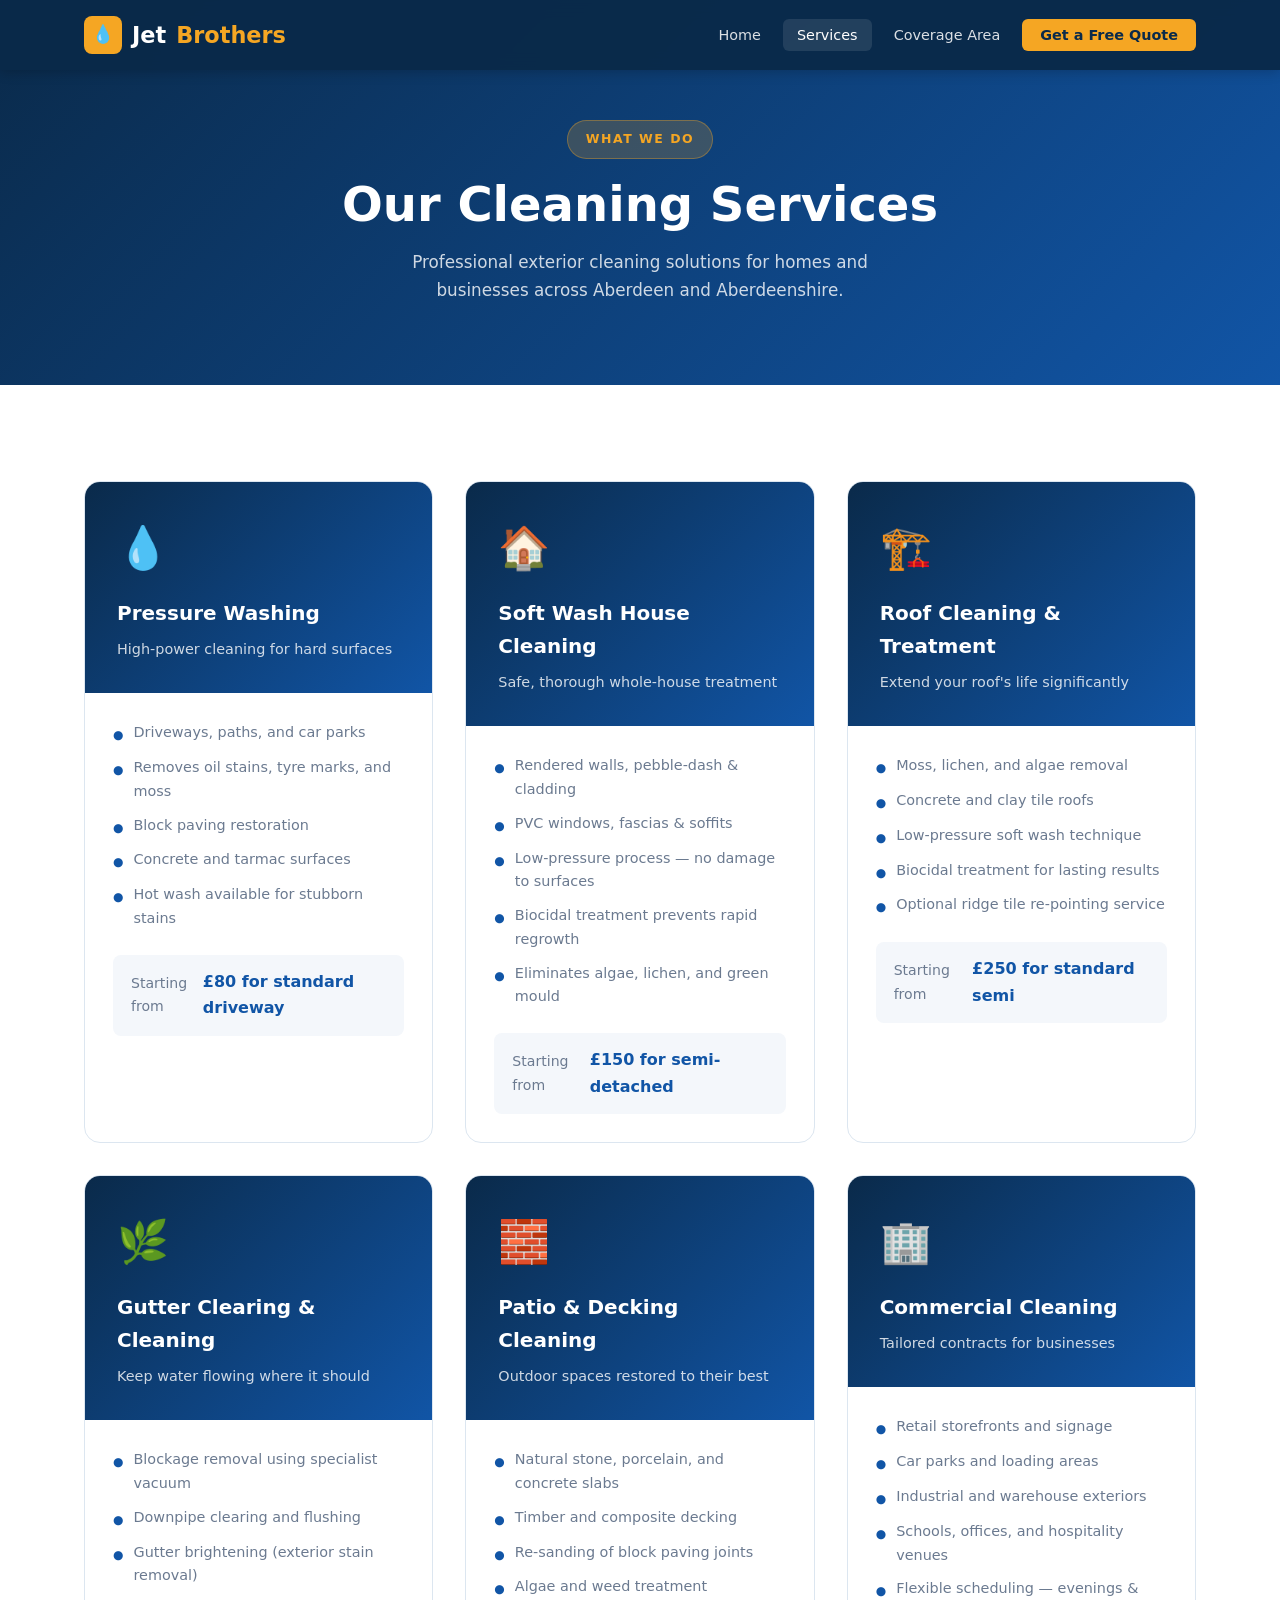
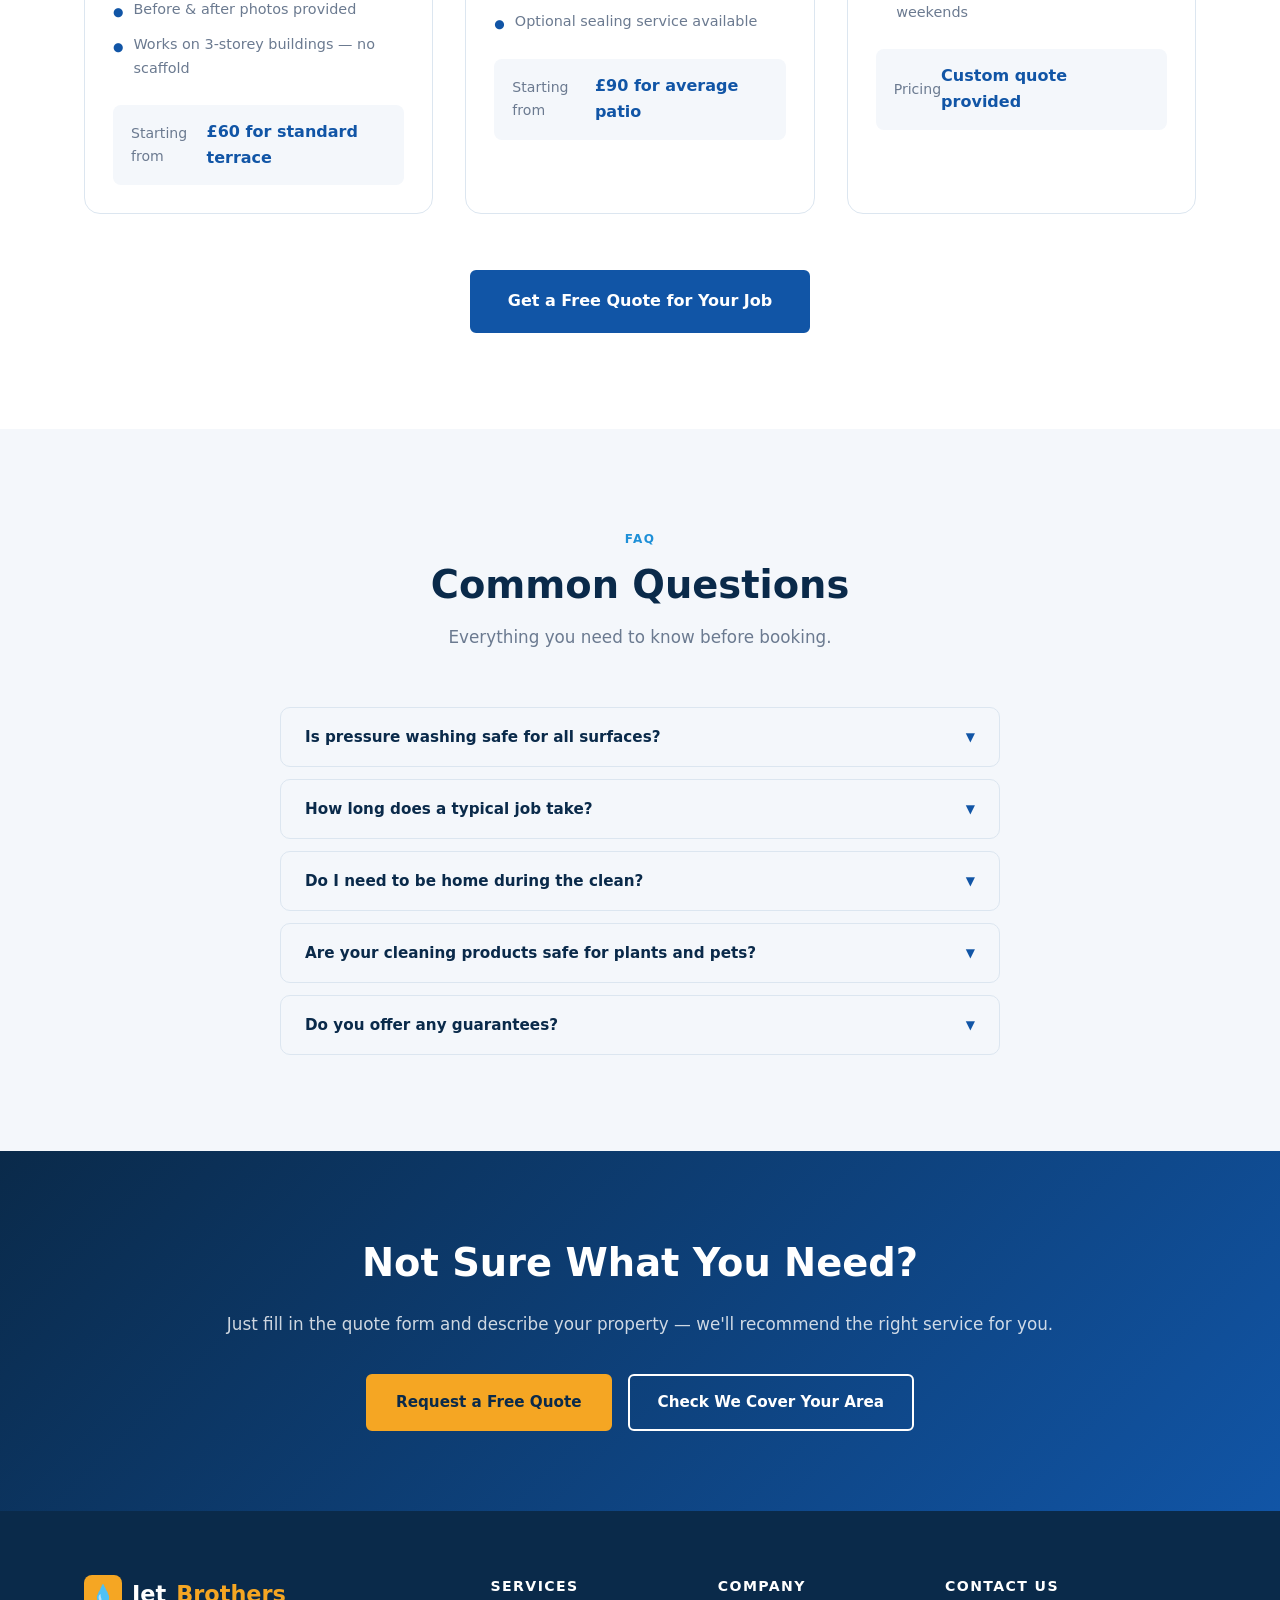
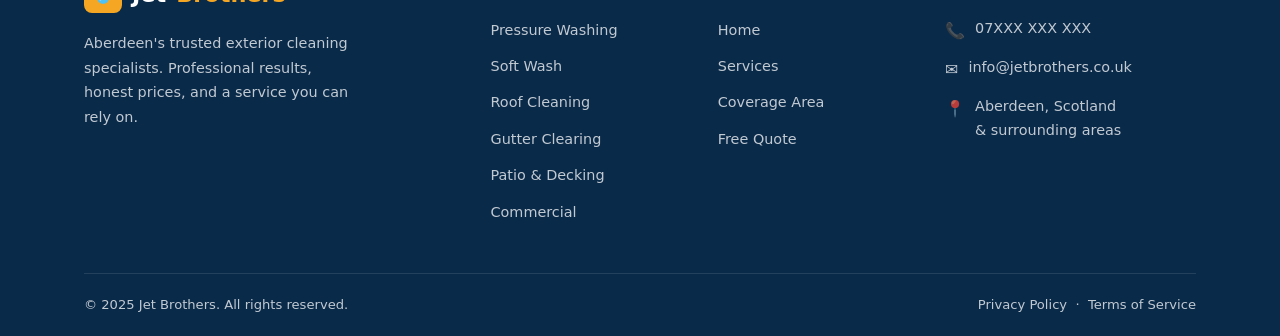
<file: services.html>
<!DOCTYPE html>
<html lang="en">
<head>
  <meta charset="UTF-8" />
  <meta name="viewport" content="width=device-width, initial-scale=1.0" />
  <title>Services – Jet Brothers | Exterior Cleaning Aberdeen</title>
  <meta name="description" content="Pressure washing, soft wash, roof cleaning, gutter clearing, patio cleaning and commercial services in Aberdeen. Professional equipment, fully insured." />
  <link rel="stylesheet" href="css/styles.css" />
</head>
<body>

  <!-- ===== Navigation ===== -->
  <nav class="navbar">
    <div class="container">
      <div class="nav-inner">
        <a href="index.html" class="logo">
          <div class="logo-icon">💧</div>
          Jet <span>Brothers</span>
        </a>
        <ul class="nav-links">
          <li><a href="index.html">Home</a></li>
          <li><a href="services.html" class="active">Services</a></li>
          <li><a href="coverage.html">Coverage Area</a></li>
          <li><a href="quote.html" class="nav-cta">Get a Free Quote</a></li>
        </ul>
        <button class="nav-toggle" aria-label="Toggle navigation" aria-expanded="false">
          <span></span><span></span><span></span>
        </button>
      </div>
    </div>
  </nav>

  <!-- ===== Page Hero ===== -->
  <section class="page-hero">
    <div class="container">
      <span class="page-hero-tag">What We Do</span>
      <h1 class="page-hero-title">Our Cleaning Services</h1>
      <p class="page-hero-sub">Professional exterior cleaning solutions for homes and businesses across Aberdeen and Aberdeenshire.</p>
    </div>
  </section>

  <!-- ===== Services Detail ===== -->
  <section class="section">
    <div class="container">
      <div class="service-detail-grid">

        <!-- Pressure Washing -->
        <div class="service-detail-card" id="pressure">
          <div class="sdc-header">
            <div class="sdc-icon">💧</div>
            <h2 class="sdc-name">Pressure Washing</h2>
            <p class="sdc-tagline">High-power cleaning for hard surfaces</p>
          </div>
          <div class="sdc-body">
            <ul class="sdc-feature-list">
              <li class="sdc-feature"><span class="sdc-feature-dot">●</span> Driveways, paths, and car parks</li>
              <li class="sdc-feature"><span class="sdc-feature-dot">●</span> Removes oil stains, tyre marks, and moss</li>
              <li class="sdc-feature"><span class="sdc-feature-dot">●</span> Block paving restoration</li>
              <li class="sdc-feature"><span class="sdc-feature-dot">●</span> Concrete and tarmac surfaces</li>
              <li class="sdc-feature"><span class="sdc-feature-dot">●</span> Hot wash available for stubborn stains</li>
            </ul>
            <div class="sdc-price">
              <span class="price-label">Starting from</span>
              <span class="price-value">£80 for standard driveway</span>
            </div>
          </div>
        </div>

        <!-- Soft Wash -->
        <div class="service-detail-card" id="softwash">
          <div class="sdc-header">
            <div class="sdc-icon">🏠</div>
            <h2 class="sdc-name">Soft Wash House Cleaning</h2>
            <p class="sdc-tagline">Safe, thorough whole-house treatment</p>
          </div>
          <div class="sdc-body">
            <ul class="sdc-feature-list">
              <li class="sdc-feature"><span class="sdc-feature-dot">●</span> Rendered walls, pebble-dash & cladding</li>
              <li class="sdc-feature"><span class="sdc-feature-dot">●</span> PVC windows, fascias & soffits</li>
              <li class="sdc-feature"><span class="sdc-feature-dot">●</span> Low-pressure process — no damage to surfaces</li>
              <li class="sdc-feature"><span class="sdc-feature-dot">●</span> Biocidal treatment prevents rapid regrowth</li>
              <li class="sdc-feature"><span class="sdc-feature-dot">●</span> Eliminates algae, lichen, and green mould</li>
            </ul>
            <div class="sdc-price">
              <span class="price-label">Starting from</span>
              <span class="price-value">£150 for semi-detached</span>
            </div>
          </div>
        </div>

        <!-- Roof Cleaning -->
        <div class="service-detail-card" id="roof">
          <div class="sdc-header">
            <div class="sdc-icon">🏗️</div>
            <h2 class="sdc-name">Roof Cleaning & Treatment</h2>
            <p class="sdc-tagline">Extend your roof's life significantly</p>
          </div>
          <div class="sdc-body">
            <ul class="sdc-feature-list">
              <li class="sdc-feature"><span class="sdc-feature-dot">●</span> Moss, lichen, and algae removal</li>
              <li class="sdc-feature"><span class="sdc-feature-dot">●</span> Concrete and clay tile roofs</li>
              <li class="sdc-feature"><span class="sdc-feature-dot">●</span> Low-pressure soft wash technique</li>
              <li class="sdc-feature"><span class="sdc-feature-dot">●</span> Biocidal treatment for lasting results</li>
              <li class="sdc-feature"><span class="sdc-feature-dot">●</span> Optional ridge tile re-pointing service</li>
            </ul>
            <div class="sdc-price">
              <span class="price-label">Starting from</span>
              <span class="price-value">£250 for standard semi</span>
            </div>
          </div>
        </div>

        <!-- Gutters -->
        <div class="service-detail-card" id="gutters">
          <div class="sdc-header">
            <div class="sdc-icon">🌿</div>
            <h2 class="sdc-name">Gutter Clearing & Cleaning</h2>
            <p class="sdc-tagline">Keep water flowing where it should</p>
          </div>
          <div class="sdc-body">
            <ul class="sdc-feature-list">
              <li class="sdc-feature"><span class="sdc-feature-dot">●</span> Blockage removal using specialist vacuum</li>
              <li class="sdc-feature"><span class="sdc-feature-dot">●</span> Downpipe clearing and flushing</li>
              <li class="sdc-feature"><span class="sdc-feature-dot">●</span> Gutter brightening (exterior stain removal)</li>
              <li class="sdc-feature"><span class="sdc-feature-dot">●</span> Before & after photos provided</li>
              <li class="sdc-feature"><span class="sdc-feature-dot">●</span> Works on 3-storey buildings — no scaffold</li>
            </ul>
            <div class="sdc-price">
              <span class="price-label">Starting from</span>
              <span class="price-value">£60 for standard terrace</span>
            </div>
          </div>
        </div>

        <!-- Patio & Decking -->
        <div class="service-detail-card" id="patio">
          <div class="sdc-header">
            <div class="sdc-icon">🧱</div>
            <h2 class="sdc-name">Patio & Decking Cleaning</h2>
            <p class="sdc-tagline">Outdoor spaces restored to their best</p>
          </div>
          <div class="sdc-body">
            <ul class="sdc-feature-list">
              <li class="sdc-feature"><span class="sdc-feature-dot">●</span> Natural stone, porcelain, and concrete slabs</li>
              <li class="sdc-feature"><span class="sdc-feature-dot">●</span> Timber and composite decking</li>
              <li class="sdc-feature"><span class="sdc-feature-dot">●</span> Re-sanding of block paving joints</li>
              <li class="sdc-feature"><span class="sdc-feature-dot">●</span> Algae and weed treatment</li>
              <li class="sdc-feature"><span class="sdc-feature-dot">●</span> Optional sealing service available</li>
            </ul>
            <div class="sdc-price">
              <span class="price-label">Starting from</span>
              <span class="price-value">£90 for average patio</span>
            </div>
          </div>
        </div>

        <!-- Commercial -->
        <div class="service-detail-card" id="commercial">
          <div class="sdc-header">
            <div class="sdc-icon">🏢</div>
            <h2 class="sdc-name">Commercial Cleaning</h2>
            <p class="sdc-tagline">Tailored contracts for businesses</p>
          </div>
          <div class="sdc-body">
            <ul class="sdc-feature-list">
              <li class="sdc-feature"><span class="sdc-feature-dot">●</span> Retail storefronts and signage</li>
              <li class="sdc-feature"><span class="sdc-feature-dot">●</span> Car parks and loading areas</li>
              <li class="sdc-feature"><span class="sdc-feature-dot">●</span> Industrial and warehouse exteriors</span></li>
              <li class="sdc-feature"><span class="sdc-feature-dot">●</span> Schools, offices, and hospitality venues</li>
              <li class="sdc-feature"><span class="sdc-feature-dot">●</span> Flexible scheduling — evenings & weekends</li>
            </ul>
            <div class="sdc-price">
              <span class="price-label">Pricing</span>
              <span class="price-value">Custom quote provided</span>
            </div>
          </div>
        </div>

      </div>

      <div style="text-align:center;margin-top:56px">
        <a href="quote.html" class="btn btn-blue" style="font-size:1rem;padding:16px 36px;">Get a Free Quote for Your Job</a>
      </div>
    </div>
  </section>

  <!-- ===== FAQ ===== -->
  <section class="section section-alt">
    <div class="container">
      <div class="section-header center" data-reveal>
        <span class="section-tag">FAQ</span>
        <h2 class="section-title">Common Questions</h2>
        <p class="section-sub">Everything you need to know before booking.</p>
      </div>
      <div class="faq-list">
        <div class="faq-item">
          <button class="faq-question">
            Is pressure washing safe for all surfaces?
            <span class="faq-chevron">▼</span>
          </button>
          <div class="faq-answer">
            <div class="faq-answer-inner">
              Not always — that's why we use different techniques depending on the surface. Delicate materials like render, painted surfaces, and roof tiles are always cleaned using our low-pressure soft wash system with specialist chemicals. Hard surfaces such as concrete driveways and stone paths are suitable for high-pressure washing.
            </div>
          </div>
        </div>
        <div class="faq-item">
          <button class="faq-question">
            How long does a typical job take?
            <span class="faq-chevron">▼</span>
          </button>
          <div class="faq-answer">
            <div class="faq-answer-inner">
              It depends on the size and scope of the work. A standard driveway clean usually takes 2–3 hours. A full house soft wash including gutters typically takes a full day. We'll give you a realistic time estimate when you book.
            </div>
          </div>
        </div>
        <div class="faq-item">
          <button class="faq-question">
            Do I need to be home during the clean?
            <span class="faq-chevron">▼</span>
          </button>
          <div class="faq-answer">
            <div class="faq-answer-inner">
              For exterior work like driveways and patios, you don't need to be present as long as we have access to an outdoor water tap. We'll confirm all details beforehand. For full house washes, we do prefer someone to be available at the start and end of the job.
            </div>
          </div>
        </div>
        <div class="faq-item">
          <button class="faq-question">
            Are your cleaning products safe for plants and pets?
            <span class="faq-chevron">▼</span>
          </button>
          <div class="faq-answer">
            <div class="faq-answer-inner">
              Yes. We use biodegradable, environmentally responsible biocidal treatments. We take precautions around planting borders and gardens, and our products are safe once dry. We'll advise you to keep pets away from treated areas for a short period after application.
            </div>
          </div>
        </div>
        <div class="faq-item">
          <button class="faq-question">
            Do you offer any guarantees?
            <span class="faq-chevron">▼</span>
          </button>
          <div class="faq-answer">
            <div class="faq-answer-inner">
              We're proud of the quality of our work and will always return to address any concerns. Our biocidal roof and house wash treatments come with an expected lifespan of 2–4 years, and we're happy to discuss maintenance programmes for long-term results.
            </div>
          </div>
        </div>
      </div>
    </div>
  </section>

  <!-- ===== CTA ===== -->
  <section class="cta-banner">
    <div class="container">
      <h2>Not Sure What You Need?</h2>
      <p>Just fill in the quote form and describe your property — we'll recommend the right service for you.</p>
      <div class="cta-actions">
        <a href="quote.html" class="btn btn-primary">Request a Free Quote</a>
        <a href="coverage.html" class="btn btn-outline">Check We Cover Your Area</a>
      </div>
    </div>
  </section>

  <!-- ===== Footer ===== -->
  <footer class="footer">
    <div class="container">
      <div class="footer-grid">
        <div class="footer-brand">
          <a href="index.html" class="logo">
            <div class="logo-icon">💧</div>
            Jet <span>Brothers</span>
          </a>
          <p>Aberdeen's trusted exterior cleaning specialists. Professional results, honest prices, and a service you can rely on.</p>
        </div>
        <div>
          <p class="footer-col-title">Services</p>
          <ul class="footer-links">
            <li><a href="services.html#pressure">Pressure Washing</a></li>
            <li><a href="services.html#softwash">Soft Wash</a></li>
            <li><a href="services.html#roof">Roof Cleaning</a></li>
            <li><a href="services.html#gutters">Gutter Clearing</a></li>
            <li><a href="services.html#patio">Patio & Decking</a></li>
            <li><a href="services.html#commercial">Commercial</a></li>
          </ul>
        </div>
        <div>
          <p class="footer-col-title">Company</p>
          <ul class="footer-links">
            <li><a href="index.html">Home</a></li>
            <li><a href="services.html">Services</a></li>
            <li><a href="coverage.html">Coverage Area</a></li>
            <li><a href="quote.html">Free Quote</a></li>
          </ul>
        </div>
        <div>
          <p class="footer-col-title">Contact Us</p>
          <div class="footer-contact">
            <div class="footer-contact-item">
              <span>📞</span>
              <span>07XXX XXX XXX</span>
            </div>
            <div class="footer-contact-item">
              <span>✉️</span>
              <span>info@jetbrothers.co.uk</span>
            </div>
            <div class="footer-contact-item">
              <span>📍</span>
              <span>Aberdeen, Scotland<br>& surrounding areas</span>
            </div>
          </div>
        </div>
      </div>
      <div class="footer-bottom">
        <span>© 2025 Jet Brothers. All rights reserved.</span>
        <span>
          <a href="#">Privacy Policy</a> &nbsp;·&nbsp;
          <a href="#">Terms of Service</a>
        </span>
      </div>
    </div>
  </footer>

  <script src="js/main.js"></script>
</body>
</html>
</file>
<file: css/styles.css>
/* ============================
   Jet Brothers – Global Styles
   ============================ */

/* ---------- Reset & Base ---------- */
*, *::before, *::after { box-sizing: border-box; margin: 0; padding: 0; }

:root {
  --blue-dark:   #0a2a4a;
  --blue-mid:    #1155a6;
  --blue-bright: #1e90d8;
  --accent:      #f5a623;
  --white:       #ffffff;
  --off-white:   #f4f7fb;
  --text:        #2c3e50;
  --text-light:  #6b7a90;
  --border:      #dce6f0;
  --shadow-sm:   0 2px 8px rgba(0,0,0,.08);
  --shadow-md:   0 6px 24px rgba(0,0,0,.12);
  --radius:      10px;
  --transition:  .25s ease;
}

html { scroll-behavior: smooth; font-size: 16px; }

body {
  font-family: 'Segoe UI', system-ui, -apple-system, sans-serif;
  color: var(--text);
  background: var(--white);
  line-height: 1.65;
}

img { display: block; max-width: 100%; }
a  { color: inherit; text-decoration: none; }

ul { list-style: none; }

.container {
  width: 100%;
  max-width: 1160px;
  margin: 0 auto;
  padding: 0 24px;
}

.section-tag {
  display: inline-block;
  font-size: .75rem;
  font-weight: 700;
  letter-spacing: .12em;
  text-transform: uppercase;
  color: var(--blue-bright);
  margin-bottom: 12px;
}

.section-title {
  font-size: clamp(1.6rem, 3vw, 2.4rem);
  font-weight: 800;
  color: var(--blue-dark);
  line-height: 1.2;
  margin-bottom: 16px;
}

.section-sub {
  color: var(--text-light);
  font-size: 1.05rem;
  max-width: 560px;
}

/* ---------- Buttons ---------- */
.btn {
  display: inline-flex;
  align-items: center;
  gap: 8px;
  padding: 14px 28px;
  border-radius: 6px;
  font-size: .95rem;
  font-weight: 700;
  cursor: pointer;
  border: 2px solid transparent;
  transition: var(--transition);
  white-space: nowrap;
}

.btn-primary {
  background: var(--accent);
  color: var(--blue-dark);
  border-color: var(--accent);
}
.btn-primary:hover { background: #e09410; border-color: #e09410; transform: translateY(-1px); box-shadow: var(--shadow-sm); }

.btn-outline {
  background: transparent;
  color: var(--white);
  border-color: var(--white);
}
.btn-outline:hover { background: rgba(255,255,255,.1); }

.btn-blue {
  background: var(--blue-mid);
  color: var(--white);
  border-color: var(--blue-mid);
}
.btn-blue:hover { background: var(--blue-dark); border-color: var(--blue-dark); transform: translateY(-1px); box-shadow: var(--shadow-sm); }

/* ---------- Navigation ---------- */
.navbar {
  position: fixed;
  top: 0;
  left: 0;
  right: 0;
  z-index: 1000;
  background: rgba(10, 42, 74, .97);
  backdrop-filter: blur(8px);
  box-shadow: 0 2px 12px rgba(0,0,0,.2);
}

.nav-inner {
  display: flex;
  align-items: center;
  justify-content: space-between;
  height: 70px;
}

.logo {
  display: flex;
  align-items: center;
  gap: 10px;
  font-size: 1.4rem;
  font-weight: 800;
  color: var(--white);
}

.logo-icon {
  width: 38px;
  height: 38px;
  background: var(--accent);
  border-radius: 8px;
  display: flex;
  align-items: center;
  justify-content: center;
  font-size: 1.1rem;
}

.logo span { color: var(--accent); }

.nav-links {
  display: flex;
  align-items: center;
  gap: 8px;
}

.nav-links a {
  color: rgba(255,255,255,.85);
  font-size: .9rem;
  font-weight: 500;
  padding: 8px 14px;
  border-radius: 6px;
  transition: var(--transition);
}

.nav-links a:hover,
.nav-links a.active { color: var(--white); background: rgba(255,255,255,.1); }

.nav-cta {
  background: var(--accent) !important;
  color: var(--blue-dark) !important;
  font-weight: 700 !important;
  padding: 8px 18px !important;
}
.nav-cta:hover { background: #e09410 !important; }

.nav-toggle {
  display: none;
  flex-direction: column;
  gap: 5px;
  cursor: pointer;
  padding: 4px;
  background: none;
  border: none;
}
.nav-toggle span {
  display: block;
  width: 24px;
  height: 2px;
  background: var(--white);
  border-radius: 2px;
  transition: var(--transition);
}

/* ---------- Hero ---------- */
.hero {
  min-height: 100vh;
  background: linear-gradient(135deg, var(--blue-dark) 0%, #0e3d6b 45%, var(--blue-mid) 100%);
  display: flex;
  align-items: center;
  padding-top: 70px;
  position: relative;
  overflow: hidden;
}

.hero::before {
  content: '';
  position: absolute;
  inset: 0;
  background-image:
    radial-gradient(circle at 20% 50%, rgba(30,144,216,.25) 0%, transparent 50%),
    radial-gradient(circle at 80% 20%, rgba(245,166,35,.12) 0%, transparent 40%);
}

.hero-inner {
  position: relative;
  z-index: 1;
  display: grid;
  grid-template-columns: 1fr 1fr;
  gap: 60px;
  align-items: center;
  padding: 80px 0;
}

.hero-badge {
  display: inline-flex;
  align-items: center;
  gap: 8px;
  background: rgba(245,166,35,.15);
  border: 1px solid rgba(245,166,35,.35);
  color: var(--accent);
  font-size: .8rem;
  font-weight: 700;
  letter-spacing: .1em;
  text-transform: uppercase;
  padding: 8px 16px;
  border-radius: 100px;
  margin-bottom: 24px;
}

.hero-title {
  font-size: clamp(2.2rem, 4.5vw, 3.6rem);
  font-weight: 900;
  color: var(--white);
  line-height: 1.1;
  margin-bottom: 20px;
}

.hero-title em {
  font-style: normal;
  color: var(--accent);
}

.hero-sub {
  color: rgba(255,255,255,.75);
  font-size: 1.1rem;
  max-width: 500px;
  margin-bottom: 36px;
  line-height: 1.7;
}

.hero-actions {
  display: flex;
  gap: 14px;
  flex-wrap: wrap;
  margin-bottom: 48px;
}

.hero-stats {
  display: flex;
  gap: 36px;
}

.stat-item { }
.stat-number {
  display: block;
  font-size: 1.8rem;
  font-weight: 900;
  color: var(--white);
  line-height: 1;
}
.stat-label {
  font-size: .8rem;
  color: rgba(255,255,255,.55);
  text-transform: uppercase;
  letter-spacing: .08em;
  margin-top: 4px;
}

.hero-visual {
  display: flex;
  justify-content: center;
  align-items: center;
}

.hero-card {
  background: rgba(255,255,255,.07);
  border: 1px solid rgba(255,255,255,.12);
  border-radius: 20px;
  padding: 40px;
  width: 100%;
  max-width: 420px;
  backdrop-filter: blur(8px);
}

.hero-card-title {
  color: var(--white);
  font-size: 1.2rem;
  font-weight: 700;
  margin-bottom: 24px;
  text-align: center;
}

.service-chips {
  display: grid;
  grid-template-columns: 1fr 1fr;
  gap: 12px;
  margin-bottom: 28px;
}

.chip {
  background: rgba(255,255,255,.08);
  border: 1px solid rgba(255,255,255,.12);
  border-radius: 10px;
  padding: 16px 12px;
  text-align: center;
  transition: var(--transition);
}
.chip:hover { background: rgba(255,255,255,.14); border-color: rgba(245,166,35,.4); }

.chip-icon { font-size: 1.8rem; margin-bottom: 8px; }
.chip-label { color: rgba(255,255,255,.85); font-size: .82rem; font-weight: 600; }

.hero-card-cta {
  display: block;
  width: 100%;
  text-align: center;
  padding: 14px;
  background: var(--accent);
  color: var(--blue-dark);
  font-weight: 700;
  border-radius: 8px;
  border: none;
  cursor: pointer;
  font-size: .95rem;
  transition: var(--transition);
}
.hero-card-cta:hover { background: #e09410; transform: translateY(-1px); }

/* ---------- Trust Bar ---------- */
.trust-bar {
  background: var(--off-white);
  border-bottom: 1px solid var(--border);
  padding: 20px 0;
}

.trust-inner {
  display: flex;
  align-items: center;
  justify-content: center;
  gap: 40px;
  flex-wrap: wrap;
}

.trust-item {
  display: flex;
  align-items: center;
  gap: 10px;
  font-size: .88rem;
  font-weight: 600;
  color: var(--text);
}

.trust-icon {
  width: 34px;
  height: 34px;
  background: var(--blue-mid);
  color: var(--white);
  border-radius: 50%;
  display: flex;
  align-items: center;
  justify-content: center;
  font-size: .95rem;
}

/* ---------- Sections shared ---------- */
.section { padding: 96px 0; }
.section-alt { background: var(--off-white); }

.section-header { margin-bottom: 56px; }
.section-header.center { text-align: center; }
.section-header.center .section-sub { margin: 0 auto; }

/* ---------- Services grid ---------- */
.services-grid {
  display: grid;
  grid-template-columns: repeat(auto-fill, minmax(300px, 1fr));
  gap: 28px;
}

.service-card {
  background: var(--white);
  border: 1px solid var(--border);
  border-radius: var(--radius);
  padding: 32px;
  transition: var(--transition);
  position: relative;
  overflow: hidden;
}

.service-card::before {
  content: '';
  position: absolute;
  top: 0;
  left: 0;
  right: 0;
  height: 3px;
  background: linear-gradient(90deg, var(--blue-bright), var(--blue-mid));
  transform: scaleX(0);
  transition: var(--transition);
  transform-origin: left;
}

.service-card:hover { box-shadow: var(--shadow-md); transform: translateY(-4px); border-color: transparent; }
.service-card:hover::before { transform: scaleX(1); }

.service-icon {
  width: 60px;
  height: 60px;
  background: var(--off-white);
  border-radius: 12px;
  display: flex;
  align-items: center;
  justify-content: center;
  font-size: 1.6rem;
  margin-bottom: 20px;
}

.service-name {
  font-size: 1.15rem;
  font-weight: 700;
  color: var(--blue-dark);
  margin-bottom: 10px;
}

.service-desc {
  font-size: .92rem;
  color: var(--text-light);
  line-height: 1.65;
  margin-bottom: 20px;
}

.service-link {
  font-size: .88rem;
  font-weight: 700;
  color: var(--blue-mid);
  display: inline-flex;
  align-items: center;
  gap: 6px;
  transition: var(--transition);
}
.service-link:hover { gap: 10px; color: var(--blue-bright); }

/* ---------- Why us ---------- */
.why-grid {
  display: grid;
  grid-template-columns: 1fr 1fr;
  gap: 64px;
  align-items: center;
}

.why-list { display: flex; flex-direction: column; gap: 24px; }

.why-item {
  display: flex;
  gap: 18px;
  padding: 24px;
  background: var(--white);
  border: 1px solid var(--border);
  border-radius: var(--radius);
  transition: var(--transition);
}
.why-item:hover { box-shadow: var(--shadow-sm); border-color: var(--blue-bright); }

.why-item-icon {
  flex-shrink: 0;
  width: 48px;
  height: 48px;
  background: linear-gradient(135deg, var(--blue-bright), var(--blue-mid));
  color: var(--white);
  border-radius: 10px;
  display: flex;
  align-items: center;
  justify-content: center;
  font-size: 1.2rem;
}

.why-item-body h3 { font-size: 1rem; font-weight: 700; color: var(--blue-dark); margin-bottom: 6px; }
.why-item-body p  { font-size: .9rem; color: var(--text-light); }

.why-visual {
  background: linear-gradient(135deg, var(--blue-dark), var(--blue-mid));
  border-radius: 20px;
  padding: 48px 36px;
  color: var(--white);
}

.why-visual-title { font-size: 1.4rem; font-weight: 800; margin-bottom: 32px; }

.review-card {
  background: rgba(255,255,255,.1);
  border: 1px solid rgba(255,255,255,.15);
  border-radius: 12px;
  padding: 20px;
  margin-bottom: 16px;
}

.review-stars { color: var(--accent); font-size: 1rem; margin-bottom: 10px; letter-spacing: 2px; }
.review-text  { font-size: .9rem; opacity: .9; line-height: 1.6; margin-bottom: 14px; }
.review-author { font-size: .82rem; font-weight: 700; opacity: .7; }

.review-summary {
  display: flex;
  align-items: center;
  gap: 16px;
  margin-top: 24px;
  background: rgba(245,166,35,.15);
  border: 1px solid rgba(245,166,35,.3);
  border-radius: 10px;
  padding: 16px 20px;
}

.review-score { font-size: 2.4rem; font-weight: 900; color: var(--accent); }
.review-meta span { display: block; font-size: .82rem; }
.review-meta span:first-child { font-weight: 700; font-size: .95rem; }

/* ---------- Process ---------- */
.process-steps {
  display: grid;
  grid-template-columns: repeat(4, 1fr);
  gap: 24px;
  position: relative;
}

.process-steps::before {
  content: '';
  position: absolute;
  top: 36px;
  left: 10%;
  right: 10%;
  height: 2px;
  background: linear-gradient(90deg, var(--blue-bright), var(--blue-mid));
  z-index: 0;
}

.process-step {
  text-align: center;
  position: relative;
  z-index: 1;
}

.step-number {
  width: 72px;
  height: 72px;
  background: var(--white);
  border: 3px solid var(--blue-bright);
  border-radius: 50%;
  display: flex;
  align-items: center;
  justify-content: center;
  font-size: 1.4rem;
  font-weight: 900;
  color: var(--blue-mid);
  margin: 0 auto 20px;
  position: relative;
  z-index: 1;
  box-shadow: var(--shadow-sm);
}

.step-title { font-size: 1rem; font-weight: 700; color: var(--blue-dark); margin-bottom: 8px; }
.step-desc  { font-size: .88rem; color: var(--text-light); }

/* ---------- Coverage ---------- */
.coverage-content {
  display: grid;
  grid-template-columns: 1fr 1fr;
  gap: 64px;
  align-items: start;
}

.coverage-map {
  background: linear-gradient(135deg, var(--blue-dark) 0%, var(--blue-mid) 100%);
  border-radius: 20px;
  padding: 48px 36px;
  color: var(--white);
  text-align: center;
  min-height: 420px;
  display: flex;
  flex-direction: column;
  align-items: center;
  justify-content: center;
}

.map-icon { font-size: 4rem; margin-bottom: 20px; }
.map-title { font-size: 1.6rem; font-weight: 800; margin-bottom: 12px; }
.map-sub { opacity: .75; font-size: .95rem; margin-bottom: 32px; }

.coverage-radius {
  background: rgba(255,255,255,.1);
  border: 1px solid rgba(255,255,255,.2);
  border-radius: 10px;
  padding: 16px 28px;
  font-size: .9rem;
}

.coverage-areas { }
.coverage-intro { font-size: 1rem; color: var(--text-light); margin-bottom: 32px; line-height: 1.7; }

.area-list {
  display: grid;
  grid-template-columns: 1fr 1fr;
  gap: 10px;
  margin-bottom: 32px;
}

.area-item {
  display: flex;
  align-items: center;
  gap: 10px;
  padding: 12px 16px;
  background: var(--white);
  border: 1px solid var(--border);
  border-radius: 8px;
  font-size: .9rem;
  font-weight: 500;
  transition: var(--transition);
}
.area-item:hover { border-color: var(--blue-bright); background: var(--off-white); }
.area-check { color: var(--blue-mid); font-size: 1rem; }

.coverage-note {
  background: var(--off-white);
  border-left: 4px solid var(--blue-bright);
  border-radius: 0 8px 8px 0;
  padding: 16px 20px;
  font-size: .9rem;
  color: var(--text-light);
}

/* ---------- CTA Banner ---------- */
.cta-banner {
  background: linear-gradient(135deg, var(--blue-dark), var(--blue-mid));
  padding: 80px 0;
  text-align: center;
  color: var(--white);
}

.cta-banner h2 { font-size: clamp(1.8rem, 3vw, 2.8rem); font-weight: 900; margin-bottom: 16px; }
.cta-banner p  { opacity: .8; font-size: 1.05rem; margin-bottom: 36px; }
.cta-actions   { display: flex; gap: 16px; justify-content: center; flex-wrap: wrap; }

/* ---------- Quote Form ---------- */
.quote-layout {
  display: grid;
  grid-template-columns: 1fr 420px;
  gap: 56px;
  align-items: start;
}

.quote-form-card {
  background: var(--white);
  border: 1px solid var(--border);
  border-radius: 16px;
  padding: 40px;
  box-shadow: var(--shadow-md);
}

.form-title { font-size: 1.4rem; font-weight: 800; color: var(--blue-dark); margin-bottom: 28px; }

.form-group { margin-bottom: 20px; }

.form-row { display: grid; grid-template-columns: 1fr 1fr; gap: 16px; }

label {
  display: block;
  font-size: .85rem;
  font-weight: 600;
  color: var(--text);
  margin-bottom: 6px;
}

input, select, textarea {
  width: 100%;
  padding: 12px 16px;
  border: 2px solid var(--border);
  border-radius: 8px;
  font-size: .95rem;
  font-family: inherit;
  color: var(--text);
  background: var(--white);
  transition: var(--transition);
  outline: none;
  appearance: none;
}

input:focus, select:focus, textarea:focus {
  border-color: var(--blue-bright);
  box-shadow: 0 0 0 3px rgba(30,144,216,.12);
}

textarea { resize: vertical; min-height: 100px; }

.form-submit {
  width: 100%;
  padding: 15px;
  background: var(--blue-mid);
  color: var(--white);
  border: none;
  border-radius: 8px;
  font-size: 1rem;
  font-weight: 700;
  cursor: pointer;
  transition: var(--transition);
  margin-top: 8px;
}

.form-submit:hover { background: var(--blue-dark); transform: translateY(-1px); box-shadow: var(--shadow-sm); }

.form-note { font-size: .8rem; color: var(--text-light); margin-top: 12px; text-align: center; }

.form-success {
  display: none;
  text-align: center;
  padding: 40px 20px;
}

.success-icon { font-size: 3rem; margin-bottom: 16px; }
.success-title { font-size: 1.3rem; font-weight: 800; color: var(--blue-dark); margin-bottom: 8px; }
.success-msg { color: var(--text-light); }

.quote-info { }

.quote-info-title {
  font-size: 1.15rem;
  font-weight: 700;
  color: var(--blue-dark);
  margin-bottom: 24px;
}

.info-items { display: flex; flex-direction: column; gap: 16px; margin-bottom: 36px; }

.info-item {
  display: flex;
  gap: 14px;
  padding: 18px;
  background: var(--white);
  border: 1px solid var(--border);
  border-radius: var(--radius);
}

.info-icon {
  flex-shrink: 0;
  width: 40px;
  height: 40px;
  background: var(--off-white);
  border-radius: 8px;
  display: flex;
  align-items: center;
  justify-content: center;
  font-size: 1.1rem;
}

.info-text h4 { font-size: .92rem; font-weight: 700; color: var(--blue-dark); margin-bottom: 2px; }
.info-text p  { font-size: .85rem; color: var(--text-light); }

.contact-box {
  background: linear-gradient(135deg, var(--blue-dark), var(--blue-mid));
  border-radius: 14px;
  padding: 28px;
  color: var(--white);
}

.contact-box h3 { font-size: 1.05rem; font-weight: 700; margin-bottom: 16px; }

.contact-links { display: flex; flex-direction: column; gap: 10px; }

.contact-link {
  display: flex;
  align-items: center;
  gap: 12px;
  padding: 12px 16px;
  background: rgba(255,255,255,.1);
  border-radius: 8px;
  color: var(--white);
  font-size: .9rem;
  font-weight: 500;
  transition: var(--transition);
  border: 1px solid rgba(255,255,255,.12);
}
.contact-link:hover { background: rgba(255,255,255,.18); }

.contact-link-icon { font-size: 1.1rem; }

/* ---------- Page Hero (inner pages) ---------- */
.page-hero {
  background: linear-gradient(135deg, var(--blue-dark), var(--blue-mid));
  padding: 120px 0 80px;
  color: var(--white);
  text-align: center;
}

.page-hero-tag {
  display: inline-block;
  background: rgba(245,166,35,.2);
  color: var(--accent);
  font-size: .78rem;
  font-weight: 700;
  letter-spacing: .12em;
  text-transform: uppercase;
  padding: 8px 18px;
  border-radius: 100px;
  border: 1px solid rgba(245,166,35,.35);
  margin-bottom: 18px;
}

.page-hero-title {
  font-size: clamp(2rem, 4vw, 3rem);
  font-weight: 900;
  line-height: 1.15;
  margin-bottom: 16px;
}

.page-hero-sub {
  font-size: 1.05rem;
  opacity: .8;
  max-width: 520px;
  margin: 0 auto;
  line-height: 1.7;
}

/* ---------- Services detail page ---------- */
.service-detail-grid {
  display: grid;
  grid-template-columns: repeat(auto-fill, minmax(340px, 1fr));
  gap: 32px;
}

.service-detail-card {
  border: 1px solid var(--border);
  border-radius: 16px;
  overflow: hidden;
  background: var(--white);
  transition: var(--transition);
}

.service-detail-card:hover { box-shadow: var(--shadow-md); transform: translateY(-4px); }

.sdc-header {
  background: linear-gradient(135deg, var(--blue-dark), var(--blue-mid));
  padding: 32px;
  color: var(--white);
}

.sdc-icon { font-size: 2.6rem; margin-bottom: 14px; }
.sdc-name { font-size: 1.25rem; font-weight: 800; margin-bottom: 8px; }
.sdc-tagline { font-size: .9rem; opacity: .8; }

.sdc-body { padding: 28px; }

.sdc-feature-list { display: flex; flex-direction: column; gap: 10px; margin-bottom: 24px; }

.sdc-feature {
  display: flex;
  align-items: flex-start;
  gap: 10px;
  font-size: .9rem;
  color: var(--text-light);
}
.sdc-feature-dot { color: var(--blue-mid); font-size: .75rem; margin-top: 5px; }

.sdc-price {
  background: var(--off-white);
  border-radius: 8px;
  padding: 14px 18px;
  display: flex;
  align-items: center;
  justify-content: space-between;
  font-size: .88rem;
}

.price-label { color: var(--text-light); font-weight: 500; }
.price-value { color: var(--blue-mid); font-weight: 800; font-size: 1rem; }

/* ---------- FAQ ---------- */
.faq-list { max-width: 720px; margin: 0 auto; display: flex; flex-direction: column; gap: 12px; }

.faq-item {
  border: 1px solid var(--border);
  border-radius: var(--radius);
  overflow: hidden;
}

.faq-question {
  width: 100%;
  background: none;
  border: none;
  text-align: left;
  padding: 20px 24px;
  font-size: .95rem;
  font-weight: 600;
  color: var(--blue-dark);
  cursor: pointer;
  display: flex;
  justify-content: space-between;
  align-items: center;
  font-family: inherit;
  transition: var(--transition);
}
.faq-question:hover { background: var(--off-white); }

.faq-chevron {
  font-size: .75rem;
  transition: transform .3s;
  color: var(--blue-mid);
}

.faq-answer {
  max-height: 0;
  overflow: hidden;
  transition: max-height .3s ease;
}

.faq-answer-inner {
  padding: 0 24px 20px;
  font-size: .9rem;
  color: var(--text-light);
  line-height: 1.7;
}

.faq-item.open .faq-chevron { transform: rotate(180deg); }
.faq-item.open .faq-answer  { max-height: 300px; }

/* ---------- Footer ---------- */
.footer {
  background: var(--blue-dark);
  color: rgba(255,255,255,.75);
  padding: 64px 0 0;
}

.footer-grid {
  display: grid;
  grid-template-columns: 2fr 1fr 1fr 1.4fr;
  gap: 48px;
  padding-bottom: 48px;
  border-bottom: 1px solid rgba(255,255,255,.1);
}

.footer-brand .logo { margin-bottom: 18px; }
.footer-brand p { font-size: .9rem; line-height: 1.7; max-width: 280px; }

.footer-col-title {
  color: var(--white);
  font-size: .88rem;
  font-weight: 700;
  text-transform: uppercase;
  letter-spacing: .1em;
  margin-bottom: 18px;
}

.footer-links { display: flex; flex-direction: column; gap: 10px; }
.footer-links a {
  font-size: .9rem;
  transition: var(--transition);
}
.footer-links a:hover { color: var(--white); }

.footer-contact { display: flex; flex-direction: column; gap: 12px; }
.footer-contact-item {
  display: flex;
  align-items: flex-start;
  gap: 10px;
  font-size: .9rem;
}
.footer-contact-item span:first-child { font-size: 1rem; margin-top: 1px; }

.footer-bottom {
  padding: 20px 0;
  display: flex;
  align-items: center;
  justify-content: space-between;
  font-size: .82rem;
  flex-wrap: wrap;
  gap: 12px;
}

.footer-bottom a { transition: var(--transition); }
.footer-bottom a:hover { color: var(--white); }

/* ---------- Responsive ---------- */
@media (max-width: 1024px) {
  .hero-inner   { grid-template-columns: 1fr; gap: 40px; padding: 60px 0; }
  .hero-visual  { display: none; }
  .why-grid     { grid-template-columns: 1fr; }
  .coverage-content { grid-template-columns: 1fr; }
  .quote-layout { grid-template-columns: 1fr; }
  .footer-grid  { grid-template-columns: 1fr 1fr; }
}

@media (max-width: 768px) {
  .nav-links { display: none; flex-direction: column; position: absolute; top: 70px; left: 0; right: 0; background: var(--blue-dark); padding: 16px 24px 24px; gap: 4px; box-shadow: var(--shadow-md); }
  .nav-links.open { display: flex; }
  .nav-links a { padding: 12px 16px; border-radius: 8px; }
  .nav-toggle { display: flex; }

  .process-steps { grid-template-columns: 1fr 1fr; }
  .process-steps::before { display: none; }

  .form-row { grid-template-columns: 1fr; }

  .hero-stats { gap: 24px; }
  .trust-inner { gap: 20px; }

  .footer-grid  { grid-template-columns: 1fr; gap: 32px; }
  .footer-bottom { flex-direction: column; text-align: center; }

  .area-list { grid-template-columns: 1fr; }
}

@media (max-width: 480px) {
  .section { padding: 64px 0; }
  .services-grid { grid-template-columns: 1fr; }
  .service-detail-grid { grid-template-columns: 1fr; }
  .process-steps { grid-template-columns: 1fr; }
  .hero-actions { flex-direction: column; align-items: flex-start; }
}
</file>
